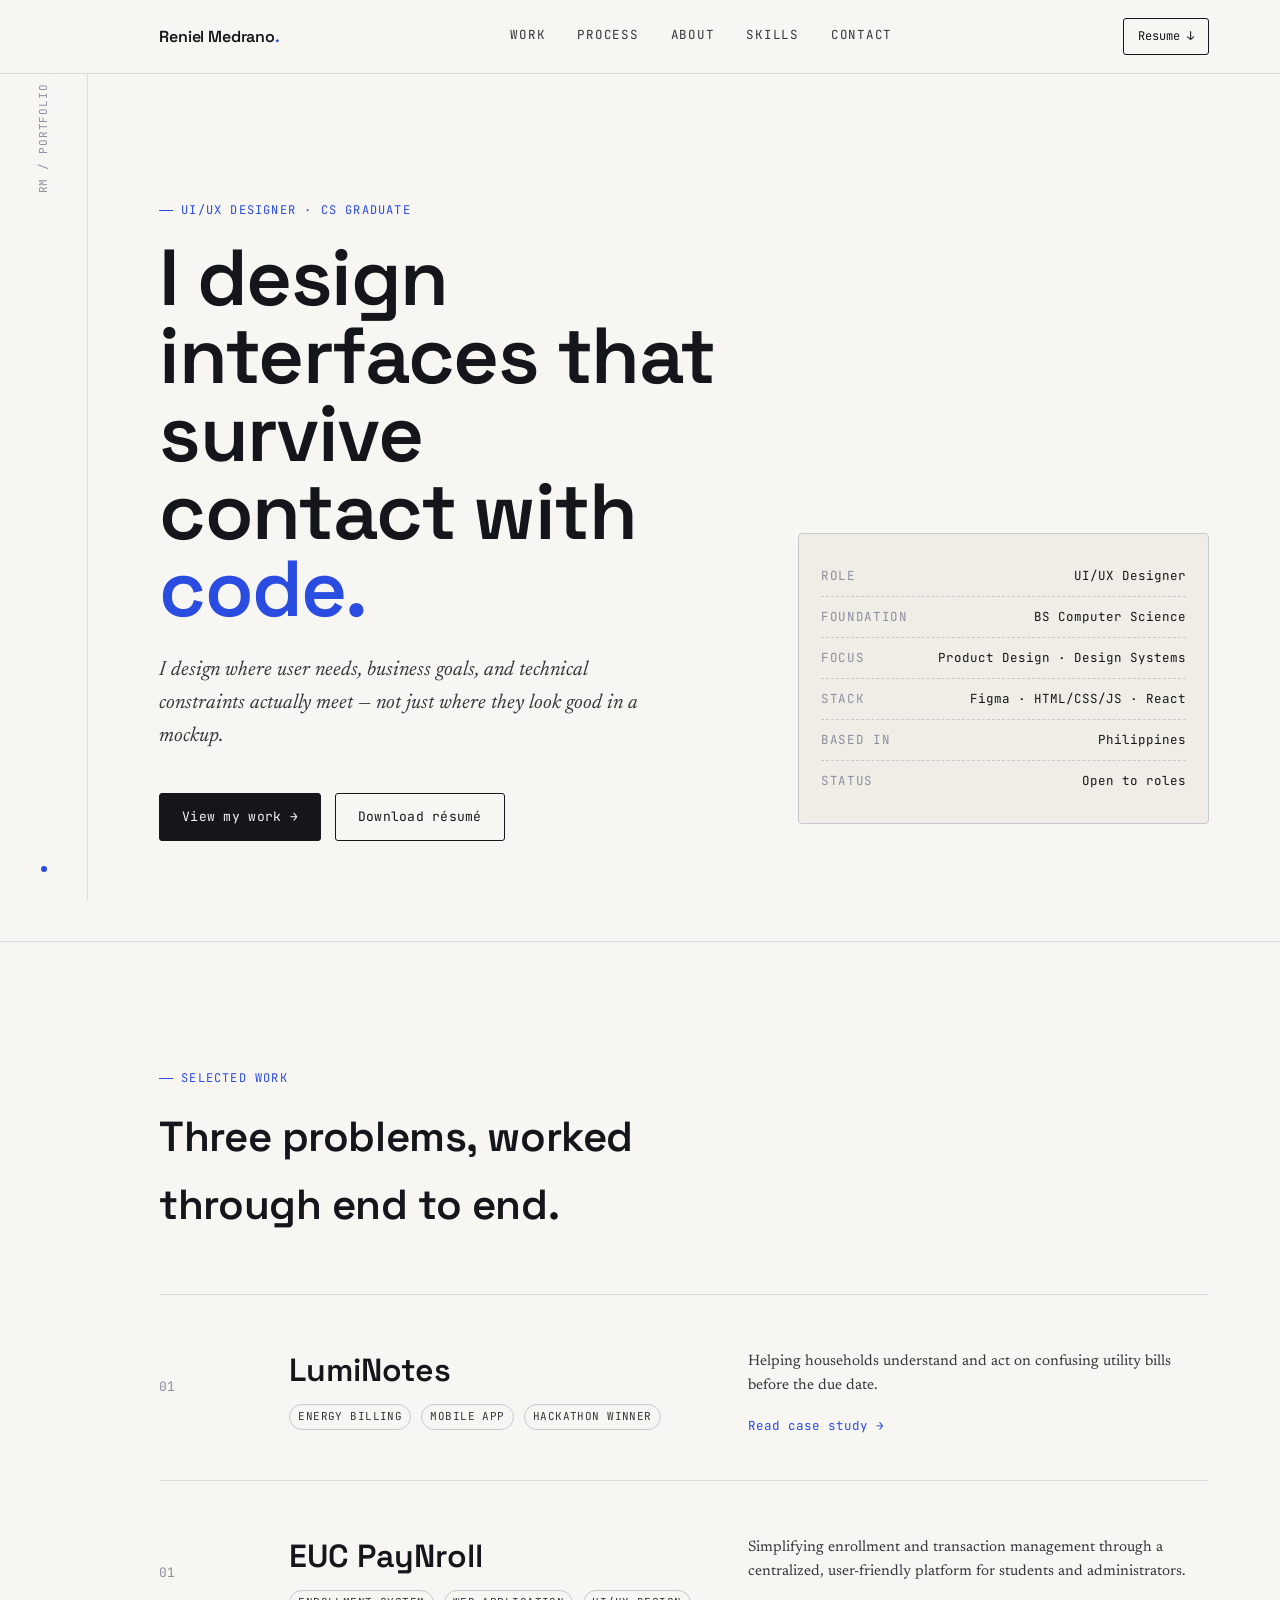
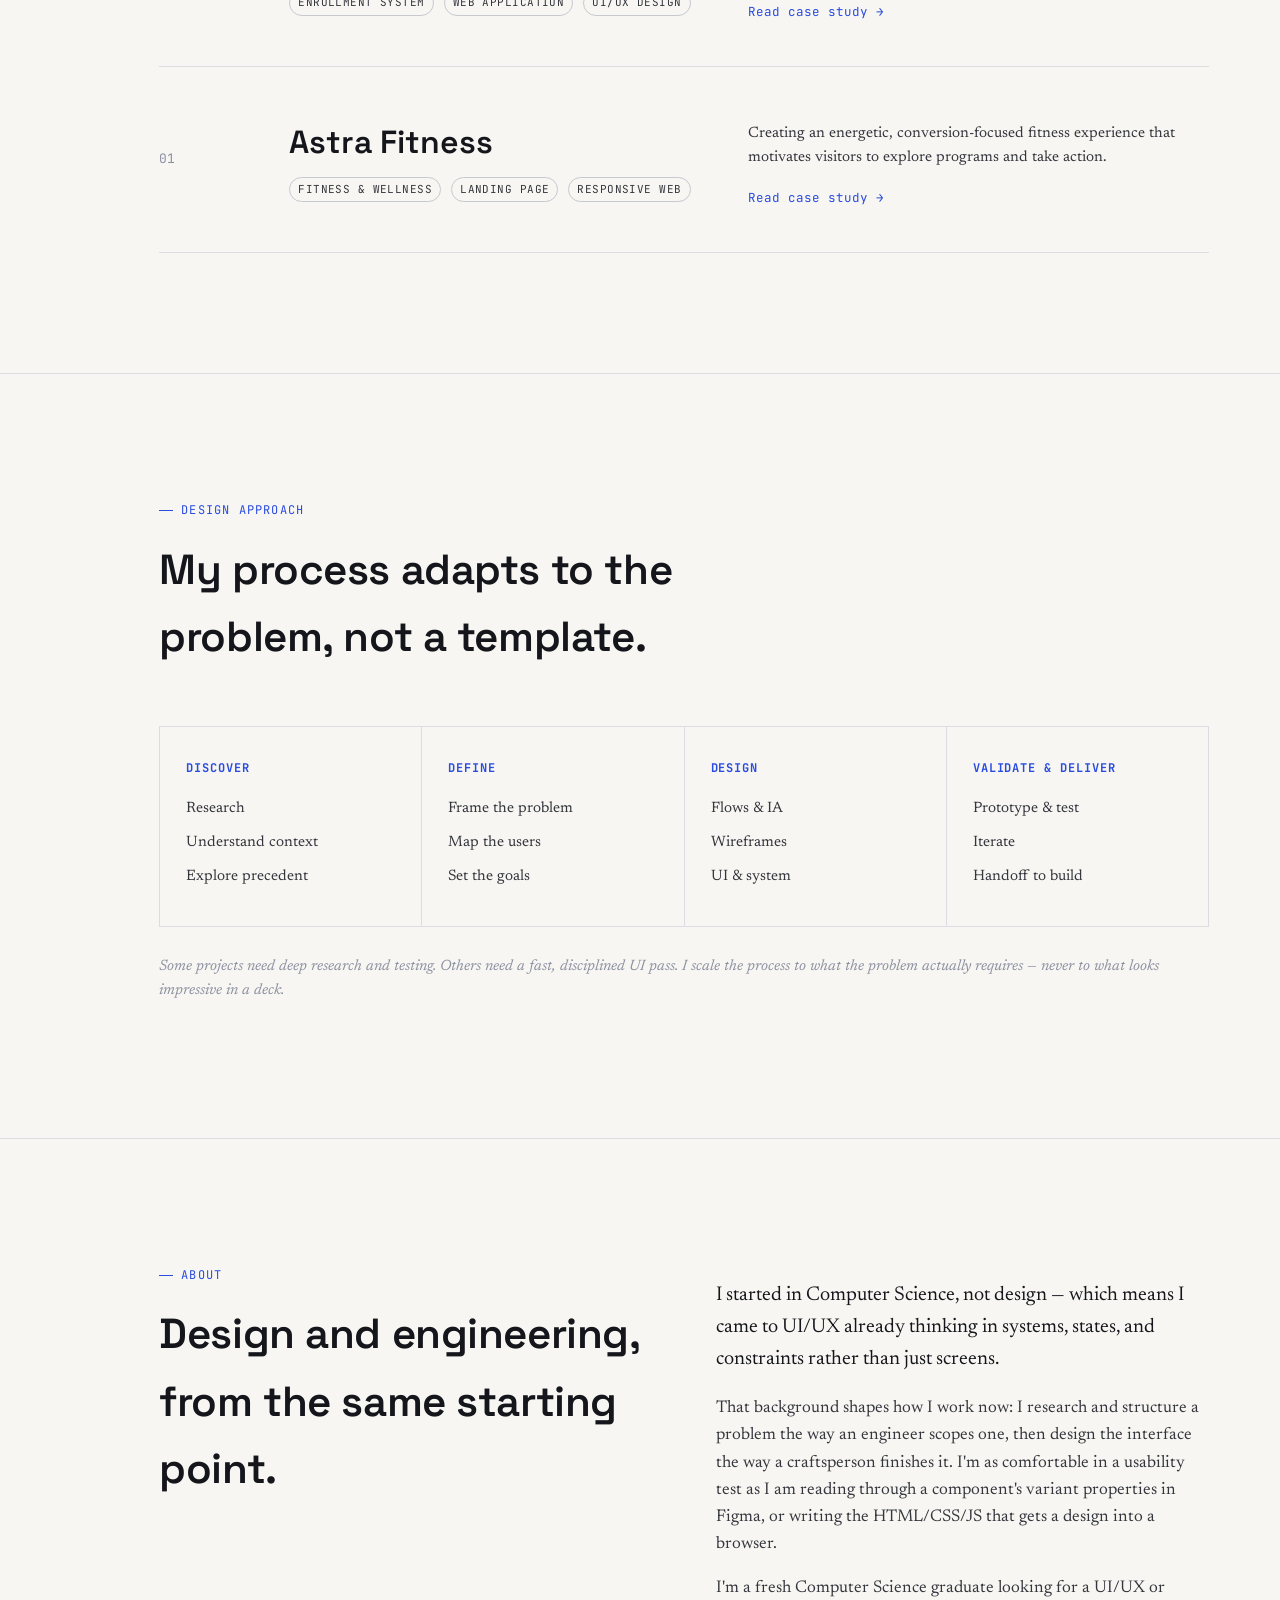
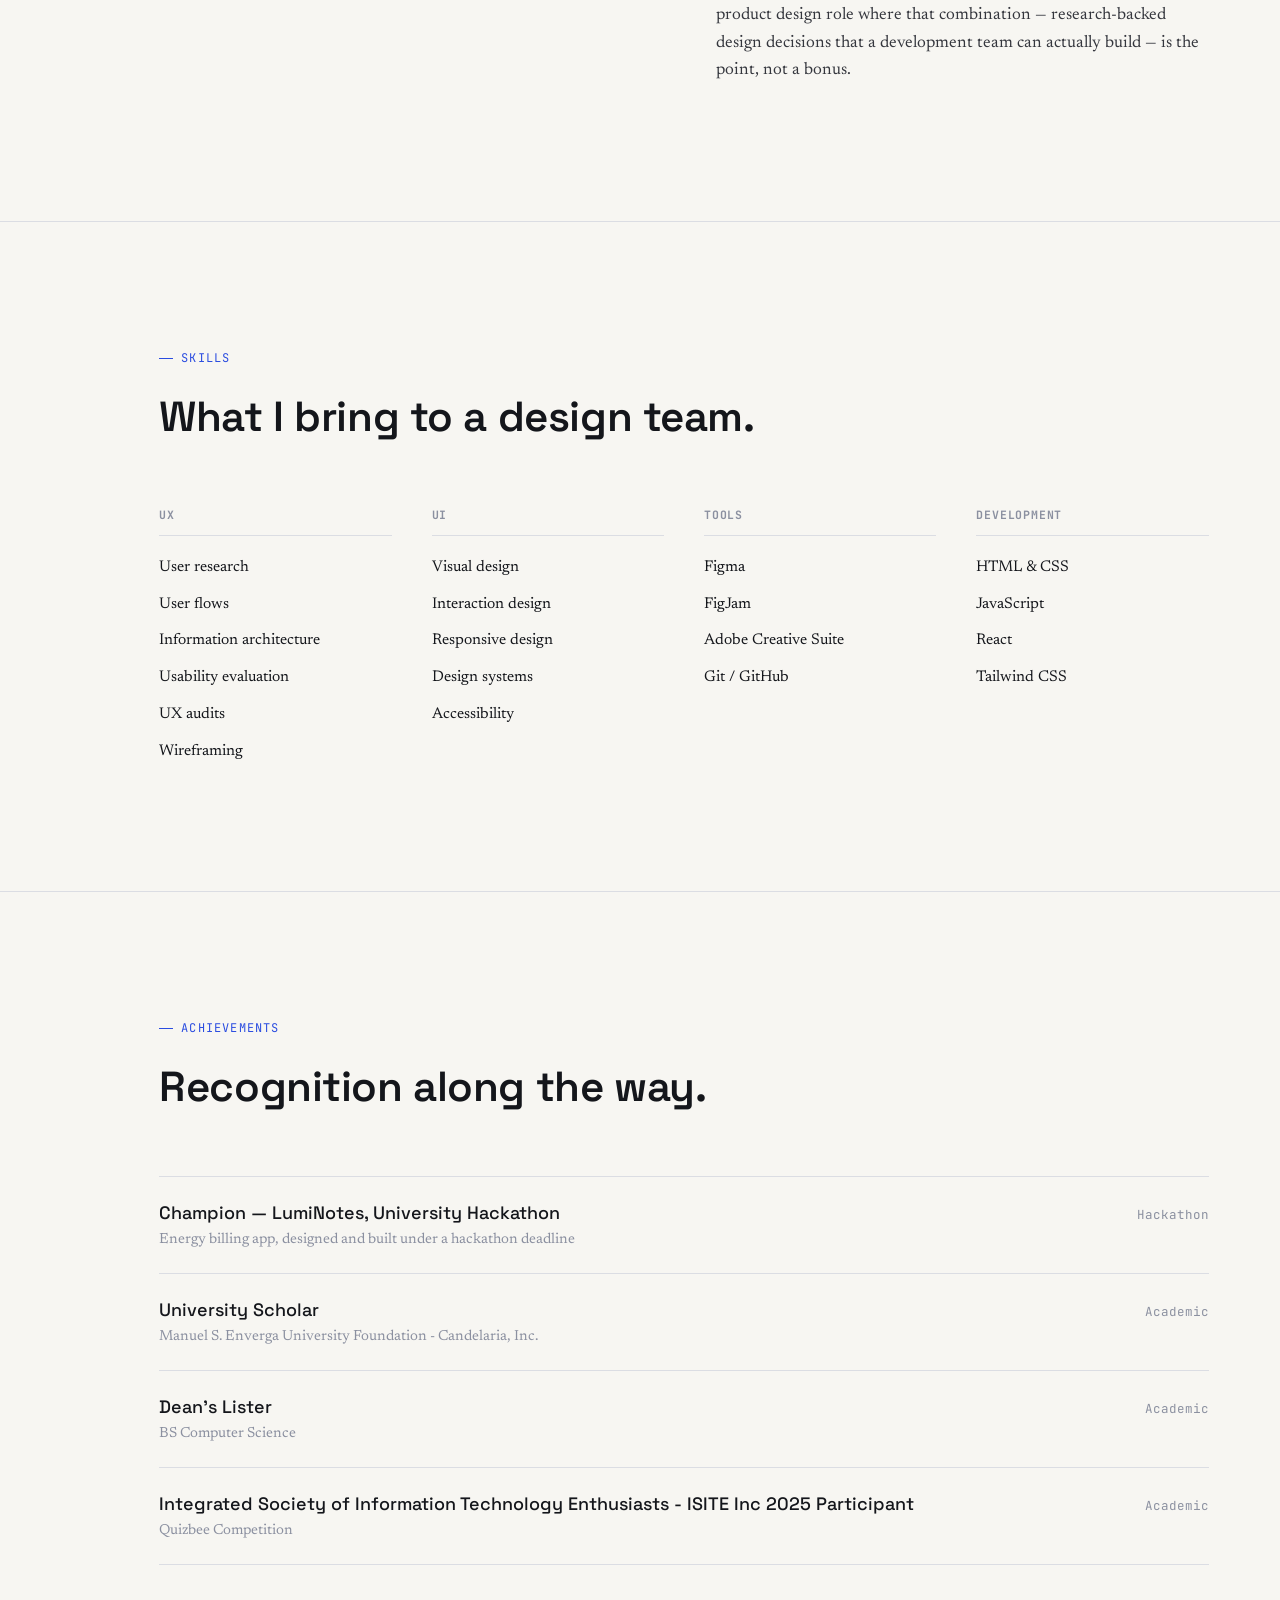
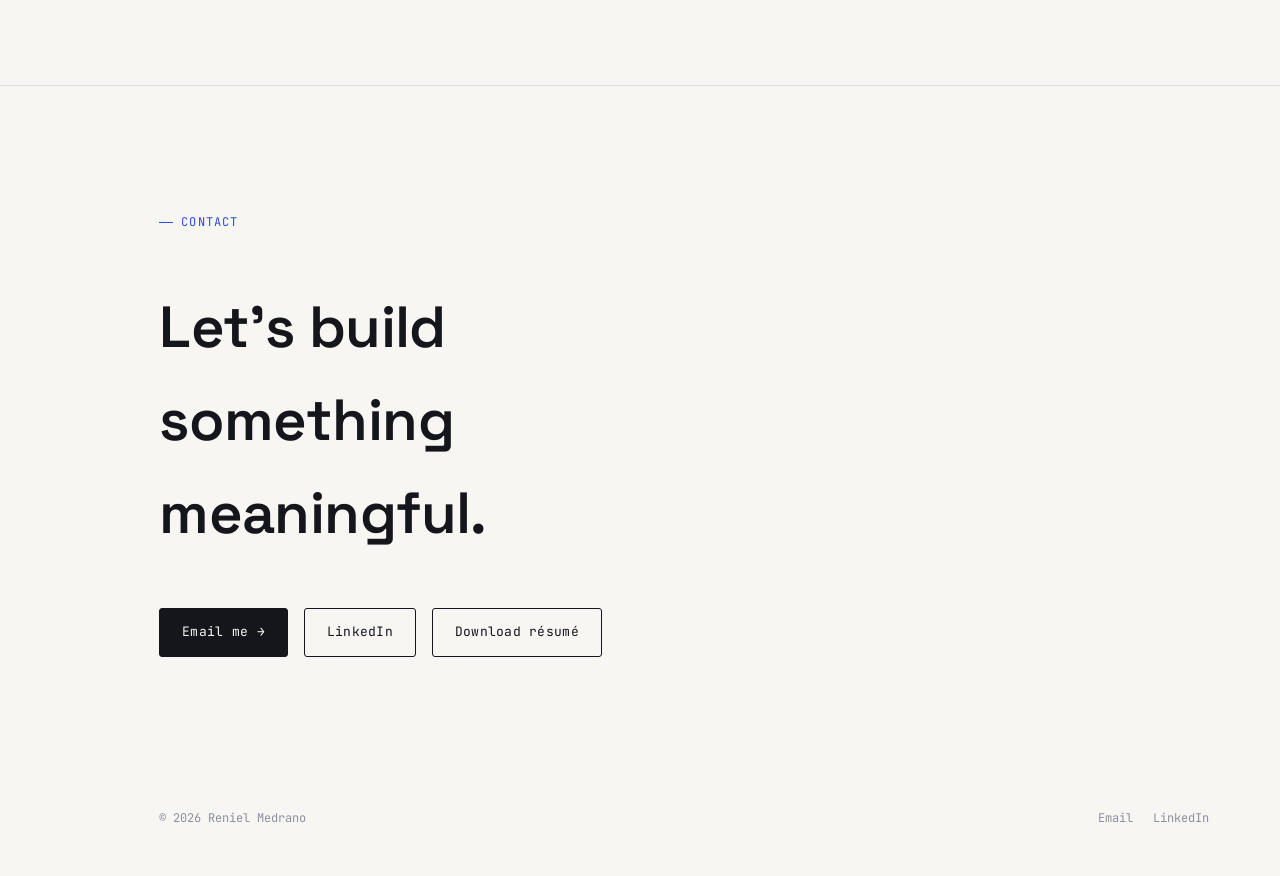
<file: index.html>
<!doctype html>
<html lang="en">
  <head>
    <meta charset="UTF-8" />
    <meta name="viewport" content="width=device-width, initial-scale=1.0" />
    <title>Reniel Medrano — UI/UX Designer</title>
    <meta
      name="description"
      content="UI/UX designer with a Computer Science foundation, designing interfaces that hold up in code. Case studies, design process, and contact."
    />
    <meta property="og:title" content="Reniel Medrano — UI/UX Designer" />
    <meta
      property="og:description"
      content="Design × development. Case-study-driven UI/UX portfolio."
    />
    <link
      rel="icon"
      href="data:image/svg+xml,<svg xmlns=%22http://www.w3.org/2000/svg%22 viewBox=%220 0 100 100%22><rect width=%22100%22 height=%22100%22 rx=%2222%22 fill=%22%2314161B%22/><text x=%2250%22 y=%2266%22 font-family=%22monospace%22 font-size=%2250%22 fill=%22%232A4CE0%22 text-anchor=%22middle%22>R</text></svg>"
    />
    <link rel="stylesheet" href="styles.css" />
  </head>
  <body>
    <div class="rail" aria-hidden="true">
      <span class="rail__mark">RM / PORTFOLIO / 2026</span>
      <span class="rail__dot"></span>
    </div>

    <nav class="nav">
      <div class="wrap">
        <div class="nav__row">
          <a href="#top" class="nav__name">Reniel Medrano<span>.</span></a>
          <div class="nav__links">
            <a href="#work">Work</a>
            <a href="#process">Process</a>
            <a href="#about">About</a>
            <a href="#skills">Skills</a>
            <a href="#contact">Contact</a>
          </div>
          <a
            href="assets/resume/Reniel_Medrano resume.pdf"
            class="nav__cta"
            download
            >Resume ↓</a
          >
          <button class="nav__toggle" aria-label="Open menu">
            <svg width="22" height="22" viewBox="0 0 24 24" fill="none">
              <path
                d="M3 6h18M3 12h18M3 18h18"
                stroke="#14161B"
                stroke-width="1.6"
              />
            </svg>
          </button>
        </div>
      </div>
    </nav>

    <div class="mobile-nav" aria-hidden="true">
      <button class="mobile-nav__close" aria-label="Close menu">
        <svg width="24" height="24" viewBox="0 0 24 24" fill="none">
          <path d="M6 6l12 12M18 6L6 18" stroke="#14161B" stroke-width="1.6" />
        </svg>
      </button>
      <div class="mobile-nav__links">
        <a href="#work">Work</a>
        <a href="#process">Process</a>
        <a href="#about">About</a>
        <a href="#skills">Skills</a>
        <a href="#contact">Contact</a>
        <a href="assets/resume/Reniel_Medrano resume.pdf" download>Resume ↓</a>
      </div>
    </div>

    <main id="top">
      <!-- HERO -->
      <header class="hero">
        <div class="wrap">
          <div class="hero__grid">
            <div class="reveal is-visible">
              <span class="eyebrow">UI/UX Designer · CS Graduate</span>
              <h1 class="hero__title">
                I design interfaces that survive contact with
                <span class="accent">code.</span>
              </h1>
              <p class="hero__statement">
                I design where user needs, business goals, and technical
                constraints actually meet — not just where they look good in a
                mockup.
              </p>
              <div class="hero__cta-row">
                <a href="#work" class="btn btn--primary">View my work →</a>
                <a
                  href="assets/resume/Reniel_Medrano resume.pdf"
                  class="btn btn--ghost"
                  download
                  >Download résumé</a
                >
              </div>
            </div>
            <div class="reveal is-visible">
              <dl class="spec-panel">
                <div class="spec-panel__row">
                  <dt>Role</dt>
                  <dd>UI/UX Designer</dd>
                </div>
                <div class="spec-panel__row">
                  <dt>Foundation</dt>
                  <dd>BS Computer Science</dd>
                </div>
                <div class="spec-panel__row">
                  <dt>Focus</dt>
                  <dd>Product Design · Design Systems</dd>
                </div>
                <div class="spec-panel__row">
                  <dt>Stack</dt>
                  <dd>Figma · HTML/CSS/JS · React</dd>
                </div>
                <div class="spec-panel__row">
                  <dt>Based in</dt>
                  <dd>Philippines</dd>
                </div>
                <div class="spec-panel__row">
                  <dt>Status</dt>
                  <dd>Open to roles</dd>
                </div>
              </dl>
            </div>
          </div>
        </div>
      </header>

      <!-- SELECTED WORK -->
      <section id="work">
        <div class="wrap">
          <div class="section-head reveal">
            <span class="eyebrow">Selected Work</span>
            <h2>Three problems, worked through end to end.</h2>
          </div>

          <div class="work-list">
            <a href="luminotes-case-study.html" class="work-item reveal">
              <span class="work-item__index">01</span>
              <div>
                <div class="work-item__name">LumiNotes</div>
                <div class="work-item__meta">
                  <span class="tag">Energy Billing</span>
                  <span class="tag">Mobile App</span>
                  <span class="tag">Hackathon Winner</span>
                </div>
              </div>
              <div>
                <p class="work-item__problem">
                  Helping households understand and act on confusing utility
                  bills before the due date.
                </p>
                <span class="work-item__link">Read case study →</span>
              </div>
            </a>

            <a href="paynroll.html" class="work-item reveal">
              <span class="work-item__index">01</span>
              <div>
                <div class="work-item__name">EUC PayNroll</div>
                <div class="work-item__meta">
                  <span class="tag">Enrollment System</span>
                  <span class="tag">Web Application</span>
                  <span class="tag">UI/UX Design</span>
                </div>
              </div>
              <div>
                <p class="work-item__problem">
                  Simplifying enrollment and transaction management through a
                  centralized, user-friendly platform for students and
                  administrators.
                </p>
                <span class="work-item__link">Read case study →</span>
              </div>
            </a>

            <a href="astra-fitness.html" class="work-item reveal">
              <span class="work-item__index">01</span>
              <div>
                <div class="work-item__name">Astra Fitness</div>
                <div class="work-item__meta">
                  <span class="tag">Fitness & Wellness</span>
                  <span class="tag">Landing Page</span>
                  <span class="tag">Responsive Web</span>
                </div>
              </div>
              <div>
                <p class="work-item__problem">
                  Creating an energetic, conversion-focused fitness experience
                  that motivates visitors to explore programs and take action.
                </p>
                <span class="work-item__link">Read case study →</span>
              </div>
            </a>
          </div>
        </div>
      </section>

      <!-- DESIGN PROCESS -->
      <section id="process">
        <div class="wrap">
          <div class="section-head reveal">
            <span class="eyebrow">Design Approach</span>
            <h2>My process adapts to the problem, not a template.</h2>
          </div>
          <div class="process reveal">
            <div class="process__stage">
              <h3>Discover</h3>
              <ul>
                <li>Research</li>
                <li>Understand context</li>
                <li>Explore precedent</li>
              </ul>
            </div>
            <div class="process__stage">
              <h3>Define</h3>
              <ul>
                <li>Frame the problem</li>
                <li>Map the users</li>
                <li>Set the goals</li>
              </ul>
            </div>
            <div class="process__stage">
              <h3>Design</h3>
              <ul>
                <li>Flows &amp; IA</li>
                <li>Wireframes</li>
                <li>UI &amp; system</li>
              </ul>
            </div>
            <div class="process__stage">
              <h3>Validate &amp; Deliver</h3>
              <ul>
                <li>Prototype &amp; test</li>
                <li>Iterate</li>
                <li>Handoff to build</li>
              </ul>
            </div>
          </div>
          <p class="process__note reveal">
            Some projects need deep research and testing. Others need a fast,
            disciplined UI pass. I scale the process to what the problem
            actually requires — never to what looks impressive in a deck.
          </p>
        </div>
      </section>

      <!-- ABOUT -->
      <section id="about">
        <div class="wrap">
          <div class="about__grid">
            <div class="section-head reveal" style="margin-bottom: 0">
              <span class="eyebrow">About</span>
              <h2>Design and engineering, from the same starting point.</h2>
            </div>
            <div class="about__body reveal">
              <p>
                I started in Computer Science, not design — which means I came
                to UI/UX already thinking in systems, states, and constraints
                rather than just screens.
              </p>
              <p>
                That background shapes how I work now: I research and structure
                a problem the way an engineer scopes one, then design the
                interface the way a craftsperson finishes it. I'm as comfortable
                in a usability test as I am reading through a component's
                variant properties in Figma, or writing the HTML/CSS/JS that
                gets a design into a browser.
              </p>
              <p>
                I'm a fresh Computer Science graduate looking for a UI/UX or
                product design role where that combination — research-backed
                design decisions that a development team can actually build — is
                the point, not a bonus.
              </p>
            </div>
          </div>
        </div>
      </section>

      <!-- SKILLS -->
      <section id="skills">
        <div class="wrap">
          <div class="section-head reveal">
            <span class="eyebrow">Skills</span>
            <h2>What I bring to a design team.</h2>
          </div>
          <div class="skills__grid reveal">
            <div class="skills__group">
              <h4>UX</h4>
              <ul>
                <li>User research</li>
                <li>User flows</li>
                <li>Information architecture</li>
                <li>Usability evaluation</li>
                <li>UX audits</li>
                <li>Wireframing</li>
              </ul>
            </div>
            <div class="skills__group">
              <h4>UI</h4>
              <ul>
                <li>Visual design</li>
                <li>Interaction design</li>
                <li>Responsive design</li>
                <li>Design systems</li>
                <li>Accessibility</li>
              </ul>
            </div>
            <div class="skills__group">
              <h4>Tools</h4>
              <ul>
                <li>Figma</li>
                <li>FigJam</li>
                <li>Adobe Creative Suite</li>
                <li>Git / GitHub</li>
              </ul>
            </div>
            <div class="skills__group">
              <h4>Development</h4>
              <ul>
                <li>HTML &amp; CSS</li>
                <li>JavaScript</li>
                <li>React</li>
                <li>Tailwind CSS</li>
              </ul>
            </div>
          </div>
        </div>
      </section>

      <!-- ACHIEVEMENTS -->
      <section id="achievements">
        <div class="wrap">
          <div class="section-head reveal">
            <span class="eyebrow">Achievements</span>
            <h2>Recognition along the way.</h2>
          </div>
          <div class="achieve-list reveal">
            <div class="achieve-item">
              <div>
                <div class="achieve-item__title">
                  Champion — LumiNotes, University Hackathon
                </div>
                <div class="achieve-item__sub">
                  Energy billing app, designed and built under a hackathon
                  deadline
                </div>
              </div>
              <span class="achieve-item__year">Hackathon</span>
            </div>
            <div class="achieve-item">
              <div>
                <div class="achieve-item__title">University Scholar</div>
                <div class="achieve-item__sub">
                  Manuel S. Enverga University Foundation - Candelaria, Inc.
                </div>
              </div>
              <span class="achieve-item__year">Academic</span>
            </div>
            <div class="achieve-item">
              <div>
                <div class="achieve-item__title">Dean's Lister</div>
                <div class="achieve-item__sub">BS Computer Science</div>
              </div>
              <span class="achieve-item__year">Academic</span>
            </div>
            <div class="achieve-item">
              <div>
                <div class="achieve-item__title">Integrated Society of Information Technology Enthusiasts - ISITE Inc 2025 Participant</div>
                <div class="achieve-item__sub">Quizbee Competition</div>
              </div>
              <span class="achieve-item__year">Academic</span>
            </div>
          </div>
        </div>
      </section>

      <!-- CONTACT -->
      <section id="contact">
        <div class="wrap contact">
          <span class="eyebrow reveal">Contact</span>
          <h2 class="contact__title reveal">
            Let's build something meaningful.
          </h2>
          <div class="contact__row reveal">
            <a href="mailto:hello@renielmedrano.com" class="btn btn--primary"
              >Email me →</a
            >
            <a
              href="https://www.linkedin.com/in/reniel-medrano-828b39391"
              class="btn btn--ghost"
              target="_blank"
              rel="noopener"
              >LinkedIn</a
            >
            <a
              href="assets/resume/Reniel_Medrano resume.pdf"
              class="btn btn--ghost"
              download
              >Download résumé</a
            >
          </div>
        </div>
      </section>
    </main>

    <footer>
      <div class="wrap">
        <div class="footer__row">
          <span>© <span data-year>2026</span> Reniel Medrano</span>
          <div class="footer__links">
            <a href="mailto:renielmedrano4@gmail.com">Email</a>
            <a
              href="https://www.linkedin.com/in/reniel-medrano-828b39391"
              target="_blank"
              rel="noopener"
              >LinkedIn</a
            >
          </div>
        </div>
      </div>
    </footer>

    <script src="script.js"></script>
  </body>
</html>
</file>
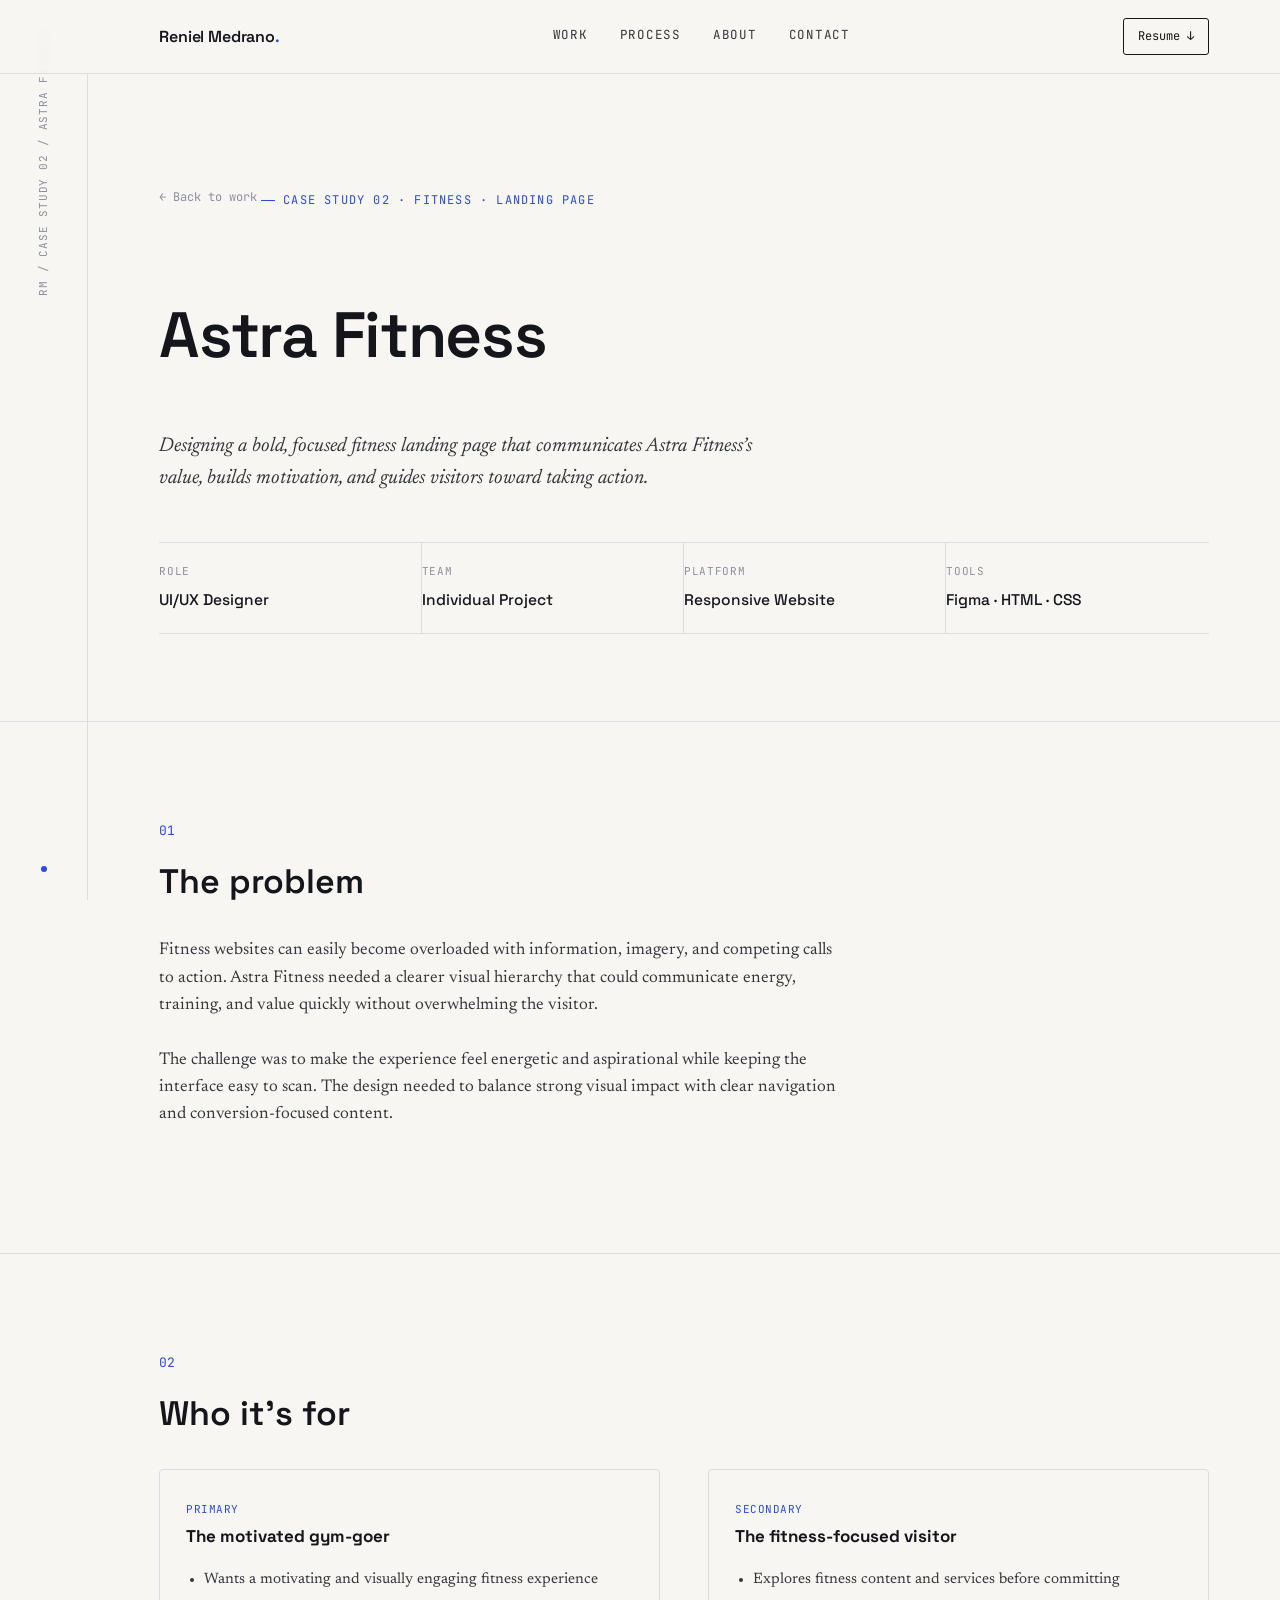
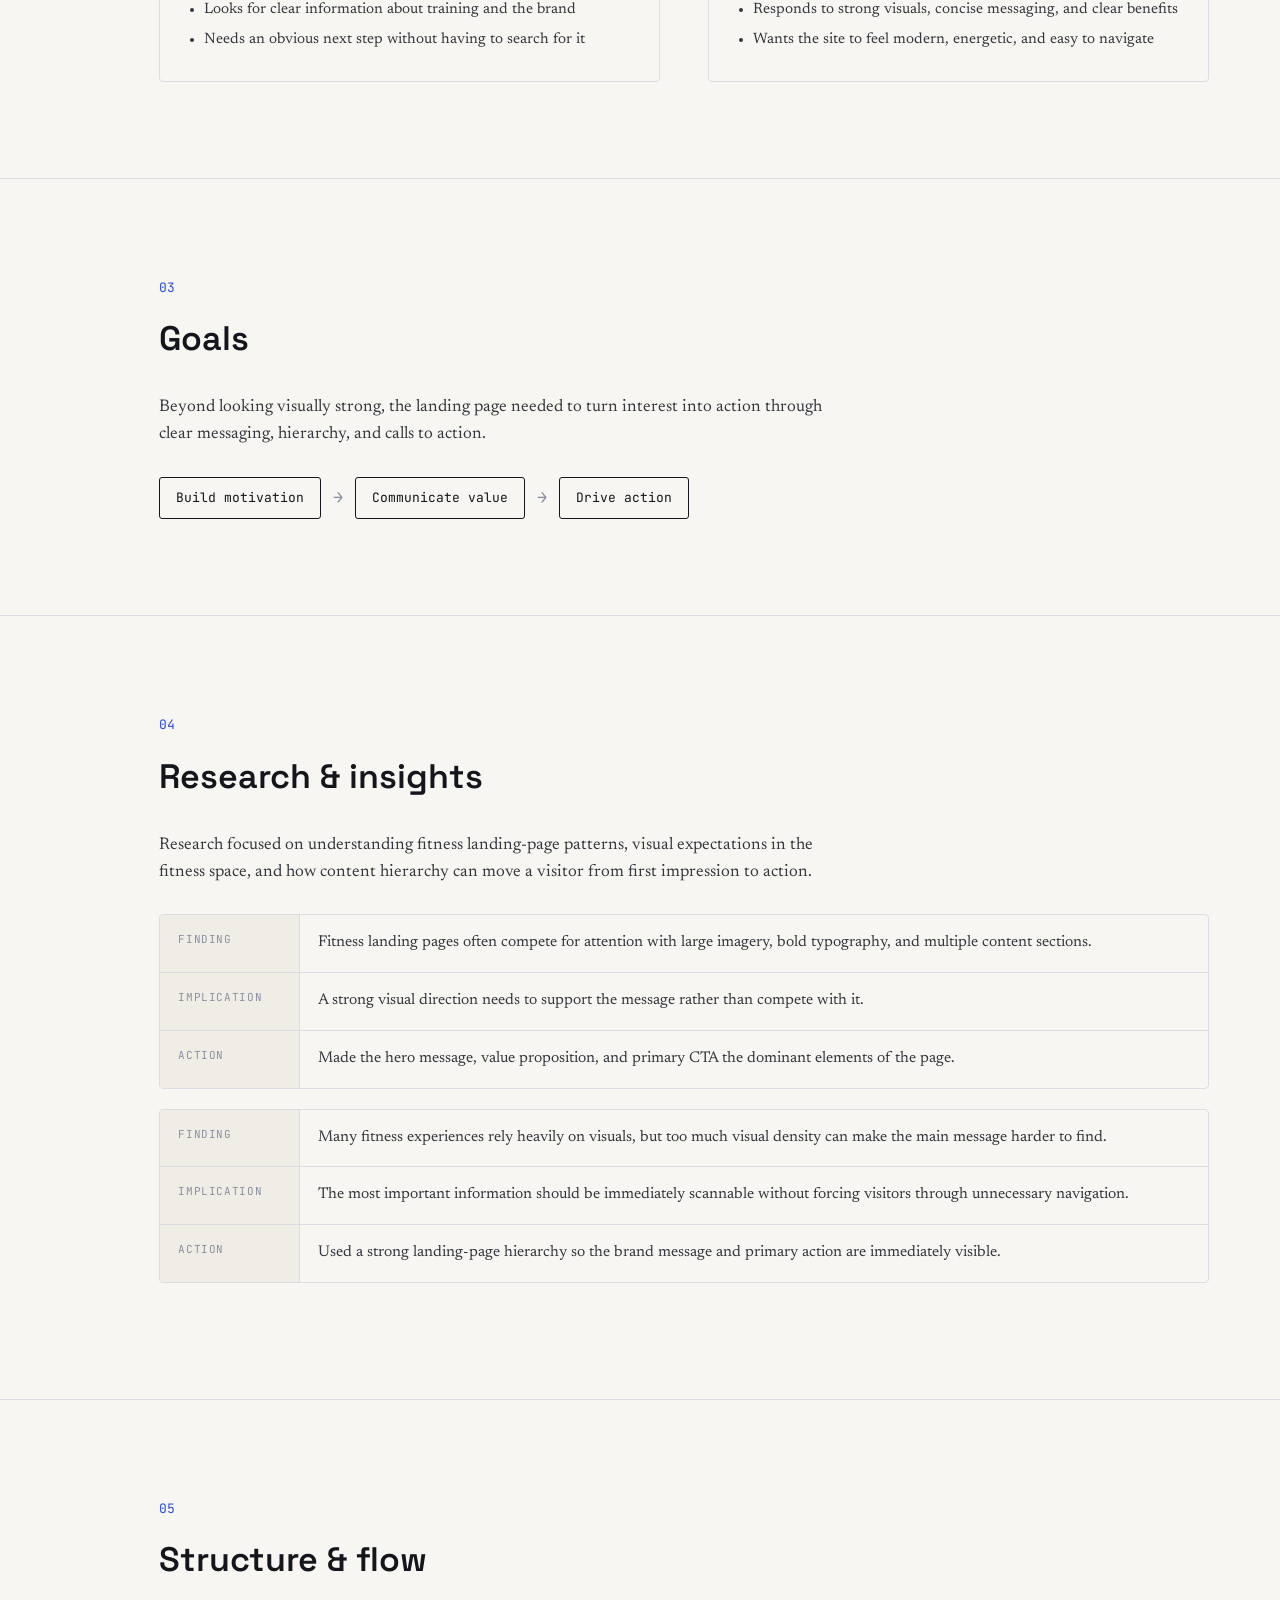
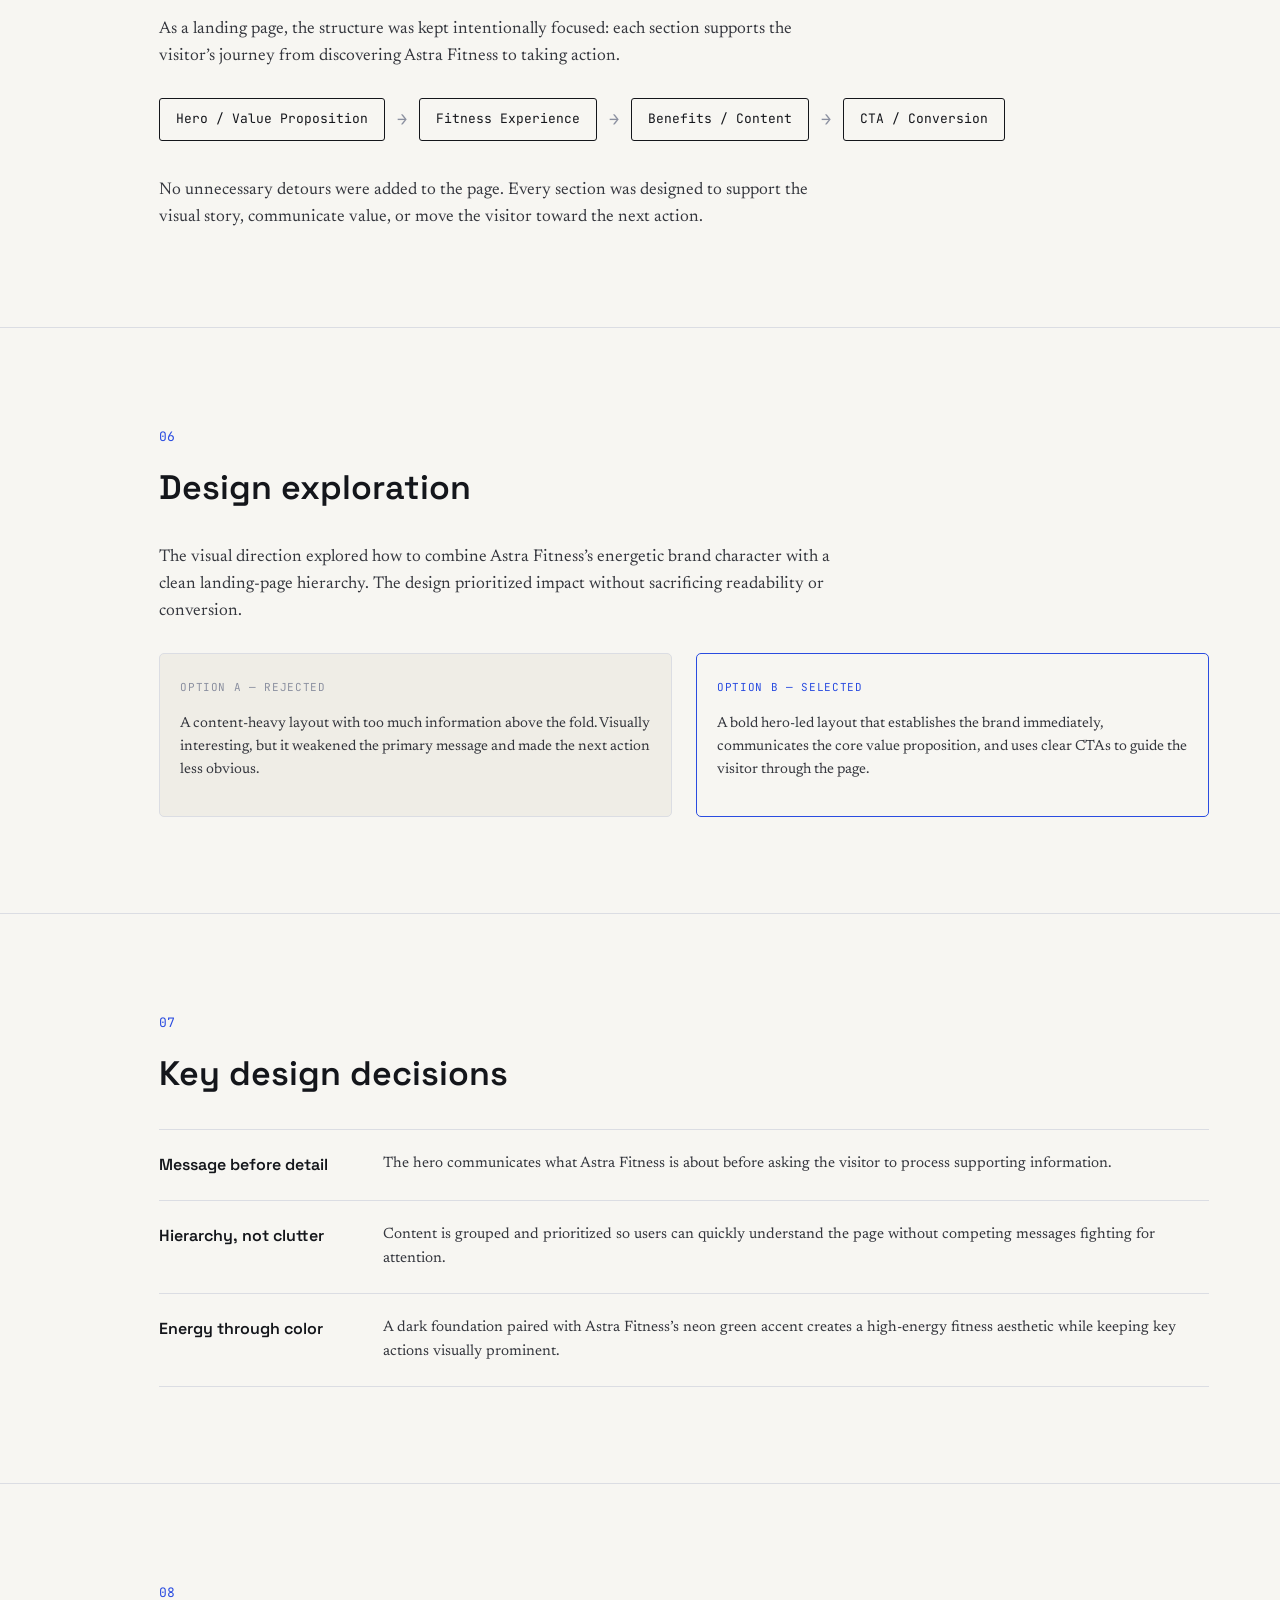
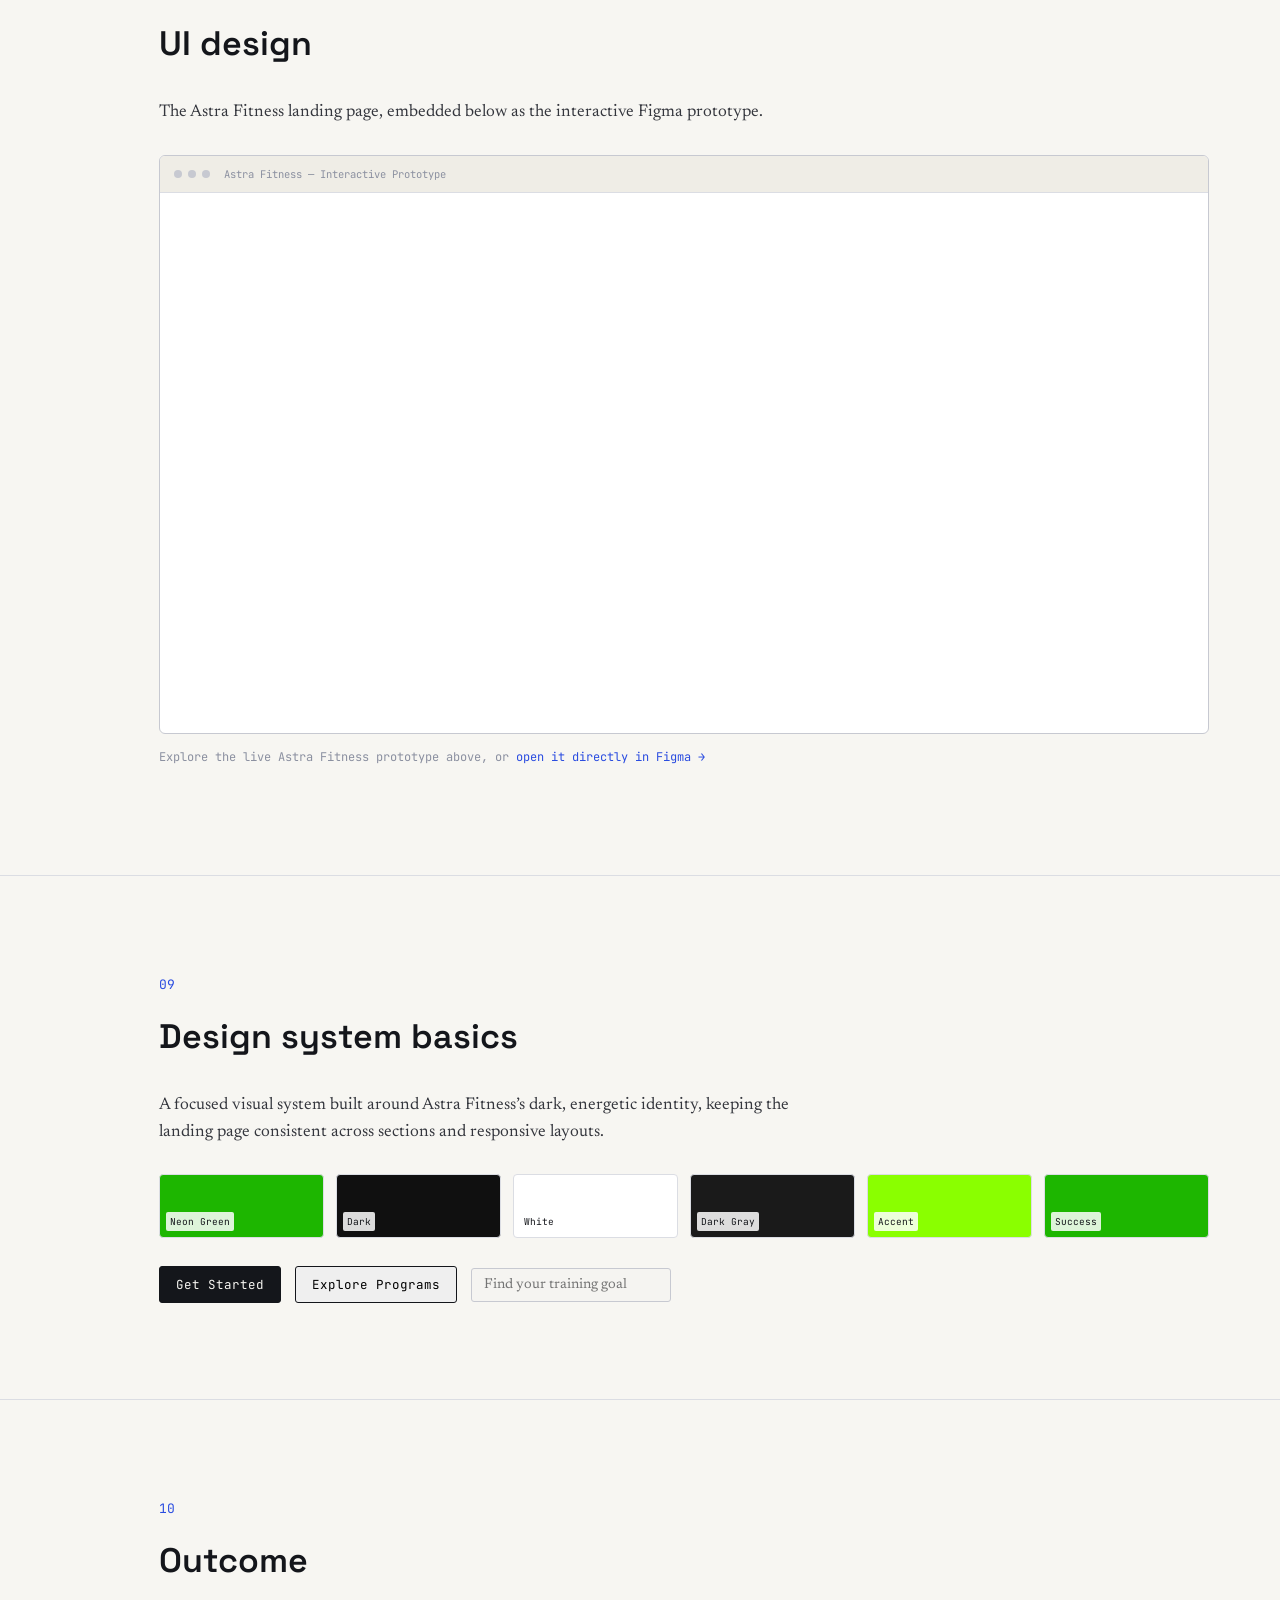
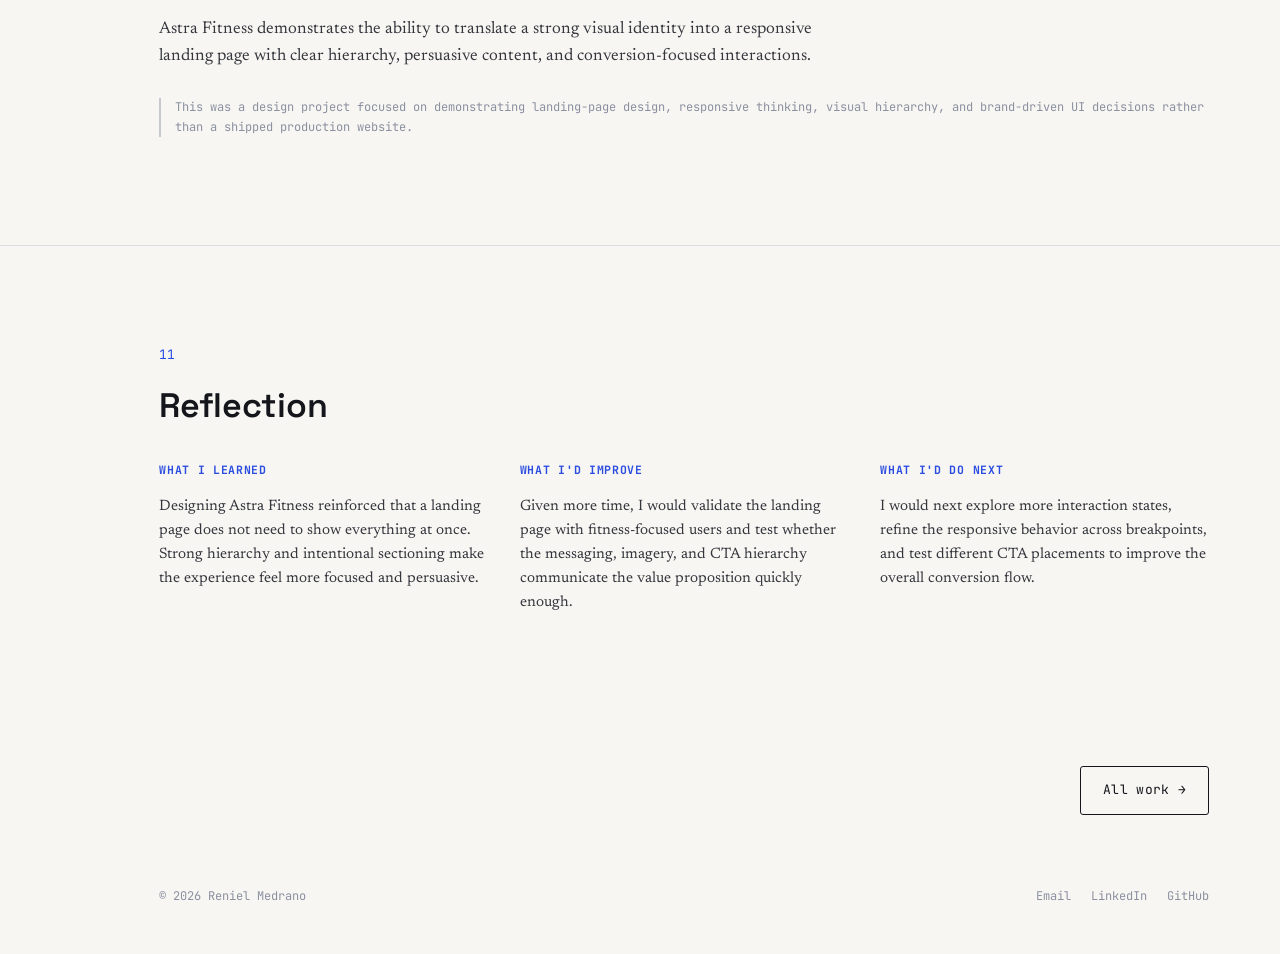
<file: astra-fitness.html>
<!doctype html>
<html lang="en">
  <head>
    <meta charset="UTF-8" />
    <meta name="viewport" content="width=device-width, initial-scale=1.0" />
    <title>Astra Fitness — Case Study — Reniel Medrano</title>
    <meta
      name="description"
      content="How Astra Fitness turns a fitness brand into a focused, high-energy digital experience designed to motivate visitors and guide them toward action."
    />
    <link rel="stylesheet" href="styles.css" />
    <link rel="stylesheet" href="case-study.css" />
  </head>
  <body>
    <div class="rail" aria-hidden="true">
      <span class="rail__mark">RM / CASE STUDY 02 / ASTRA FITNESS</span>
      <span class="rail__dot"></span>
    </div>

    <nav class="nav">
      <div class="wrap">
        <div class="nav__row">
          <a href="index.html" class="nav__name"
            >Reniel Medrano<span>.</span></a
          >
          <div class="nav__links">
            <a href="index.html#work">Work</a>
            <a href="index.html#process">Process</a>
            <a href="index.html#about">About</a>
            <a href="index.html#contact">Contact</a>
          </div>
          <a href="resume.pdf" class="nav__cta" download>Resume ↓</a>
          <button class="nav__toggle" aria-label="Open menu">
            <svg width="22" height="22" viewBox="0 0 24 24" fill="none">
              <path
                d="M3 6h18M3 12h18M3 18h18"
                stroke="#14161B"
                stroke-width="1.6"
              />
            </svg>
          </button>
        </div>
      </div>
    </nav>

    <div class="mobile-nav" aria-hidden="true">
      <button class="mobile-nav__close" aria-label="Close menu">
        <svg width="24" height="24" viewBox="0 0 24 24" fill="none">
          <path d="M6 6l12 12M18 6L6 18" stroke="#14161B" stroke-width="1.6" />
        </svg>
      </button>
      <div class="mobile-nav__links">
        <a href="index.html#work">Work</a>
        <a href="index.html#process">Process</a>
        <a href="index.html#about">About</a>
        <a href="index.html#contact">Contact</a>
      </div>
    </div>

    <main>
      <header class="cs-hero">
        <div class="wrap">
          <a href="index.html#work" class="cs-back">← Back to work</a>
          <span class="eyebrow">Case Study 02 · Fitness · Landing Page</span>
          <h1 class="cs-hero__title">Astra Fitness</h1>
          <p class="cs-hero__problem">
            Designing a bold, focused fitness landing page that communicates
            Astra Fitness’s value, builds motivation, and guides visitors toward
            taking action.
          </p>

          <dl class="cs-overview">
            <div class="cs-overview__cell">
              <dt>Role</dt>
              <dd>UI/UX Designer</dd>
            </div>
            <div class="cs-overview__cell">
              <dt>Team</dt>
              <dd>Individual Project</dd>
            </div>
            <div class="cs-overview__cell">
              <dt>Platform</dt>
              <dd>Responsive Website</dd>
            </div>
            <div class="cs-overview__cell">
              <dt>Tools</dt>
              <dd>Figma · HTML · CSS</dd>
            </div>
          </dl>
        </div>
      </header>

      <!-- PROBLEM -->
      <section class="cs-section">
        <div class="wrap">
          <span class="cs-section__num">01</span>
          <h2 class="cs-section__title">The problem</h2>
          <p class="cs-section__lede">
            Fitness websites can easily become overloaded with information,
            imagery, and competing calls to action. Astra Fitness needed a
            clearer visual hierarchy that could communicate energy, training,
            and value quickly without overwhelming the visitor.
          </p>
          <p class="cs-section__lede">
            The challenge was to make the experience feel energetic and
            aspirational while keeping the interface easy to scan. The design
            needed to balance strong visual impact with clear navigation and
            conversion-focused content.
          </p>
        </div>
      </section>

      <!-- USERS -->
      <section class="cs-section">
        <div class="wrap">
          <span class="cs-section__num">02</span>
          <h2 class="cs-section__title">Who it's for</h2>
          <div class="cs-two-col">
            <div class="user-card reveal">
              <span class="user-card__role">Primary</span>
              <h4>The motivated gym-goer</h4>
              <ul>
                <li>
                  Wants a motivating and visually engaging fitness experience
                </li>
                <li>
                  Looks for clear information about training and the brand
                </li>
                <li>
                  Needs an obvious next step without having to search for it
                </li>
              </ul>
            </div>
            <div class="user-card reveal">
              <span class="user-card__role">Secondary</span>
              <h4>The fitness-focused visitor</h4>
              <ul>
                <li>Explores fitness content and services before committing</li>
                <li>
                  Responds to strong visuals, concise messaging, and clear
                  benefits
                </li>
                <li>
                  Wants the site to feel modern, energetic, and easy to navigate
                </li>
              </ul>
            </div>
          </div>
        </div>
      </section>

      <!-- GOALS -->
      <section class="cs-section">
        <div class="wrap">
          <span class="cs-section__num">03</span>
          <h2 class="cs-section__title">Goals</h2>
          <p class="cs-section__lede">
            Beyond looking visually strong, the landing page needed to turn
            interest into action through clear messaging, hierarchy, and calls
            to action.
          </p>
          <div class="flow reveal">
            <div class="flow__step">Build motivation</div>
            <span class="flow__arrow">→</span>
            <div class="flow__step">Communicate value</div>
            <span class="flow__arrow">→</span>
            <div class="flow__step">Drive action</div>
          </div>
        </div>
      </section>

      <!-- RESEARCH / INSIGHTS -->
      <section class="cs-section">
        <div class="wrap">
          <span class="cs-section__num">04</span>
          <h2 class="cs-section__title">Research &amp; insights</h2>
          <p class="cs-section__lede">
            Research focused on understanding fitness landing-page patterns,
            visual expectations in the fitness space, and how content hierarchy
            can move a visitor from first impression to action.
          </p>

          <div class="insight reveal">
            <div class="insight__row">
              <div class="insight__label">Finding</div>
              <div class="insight__text">
                Fitness landing pages often compete for attention with large
                imagery, bold typography, and multiple content sections.
              </div>
            </div>
            <div class="insight__row">
              <div class="insight__label">Implication</div>
              <div class="insight__text">
                A strong visual direction needs to support the message rather
                than compete with it.
              </div>
            </div>
            <div class="insight__row">
              <div class="insight__label">Action</div>
              <div class="insight__text">
                Made the hero message, value proposition, and primary CTA the
                dominant elements of the page.
              </div>
            </div>
          </div>

          <div class="insight reveal">
            <div class="insight__row">
              <div class="insight__label">Finding</div>
              <div class="insight__text">
                Many fitness experiences rely heavily on visuals, but too much
                visual density can make the main message harder to find.
              </div>
            </div>
            <div class="insight__row">
              <div class="insight__label">Implication</div>
              <div class="insight__text">
                The most important information should be immediately scannable
                without forcing visitors through unnecessary navigation.
              </div>
            </div>
            <div class="insight__row">
              <div class="insight__label">Action</div>
              <div class="insight__text">
                Used a strong landing-page hierarchy so the brand message and
                primary action are immediately visible.
              </div>
            </div>
          </div>
        </div>
      </section>

      <!-- IA + USER FLOW -->
      <section class="cs-section">
        <div class="wrap">
          <span class="cs-section__num">05</span>
          <h2 class="cs-section__title">Structure &amp; flow</h2>
          <p class="cs-section__lede">
            As a landing page, the structure was kept intentionally focused:
            each section supports the visitor’s journey from discovering Astra
            Fitness to taking action.
          </p>
          <div class="flow reveal" style="margin-bottom: 36px">
            <div class="flow__step">Hero / Value Proposition</div>
            <span class="flow__arrow">→</span>
            <div class="flow__step">Fitness Experience</div>
            <span class="flow__arrow">→</span>
            <div class="flow__step">Benefits / Content</div>
            <span class="flow__arrow">→</span>
            <div class="flow__step">CTA / Conversion</div>
          </div>
          <p class="cs-section__lede" style="margin-bottom: 0">
            No unnecessary detours were added to the page. Every section was
            designed to support the visual story, communicate value, or move the
            visitor toward the next action.
          </p>
        </div>
      </section>

      <!-- DESIGN EXPLORATION -->
      <section class="cs-section">
        <div class="wrap">
          <span class="cs-section__num">06</span>
          <h2 class="cs-section__title">Design exploration</h2>
          <p class="cs-section__lede">
            The visual direction explored how to combine Astra Fitness’s
            energetic brand character with a clean landing-page hierarchy. The
            design prioritized impact without sacrificing readability or
            conversion.
          </p>
          <div class="ba reveal">
            <div class="ba__panel ba__panel--before">
              <span class="ba__tag">Option A — Rejected</span>
              <p>
                A content-heavy layout with too much information above the fold.
                Visually interesting, but it weakened the primary message and
                made the next action less obvious.
              </p>
            </div>
            <div class="ba__panel ba__panel--after">
              <span class="ba__tag">Option B — Selected</span>
              <p>
                A bold hero-led layout that establishes the brand immediately,
                communicates the core value proposition, and uses clear CTAs to
                guide the visitor through the page.
              </p>
            </div>
          </div>
        </div>
      </section>

      <!-- DESIGN DECISIONS -->
      <section class="cs-section">
        <div class="wrap">
          <span class="cs-section__num">07</span>
          <h2 class="cs-section__title">Key design decisions</h2>
          <div class="decision-list">
            <div class="decision reveal">
              <div class="decision__topic">Message before detail</div>
              <div class="decision__why">
                The hero communicates what Astra Fitness is about before asking
                the visitor to process supporting information.
              </div>
            </div>
            <div class="decision reveal">
              <div class="decision__topic">Hierarchy, not clutter</div>
              <div class="decision__why">
                Content is grouped and prioritized so users can quickly
                understand the page without competing messages fighting for
                attention.
              </div>
            </div>
            <div class="decision reveal">
              <div class="decision__topic">Energy through color</div>
              <div class="decision__why">
                A dark foundation paired with Astra Fitness’s neon green accent
                creates a high-energy fitness aesthetic while keeping key
                actions visually prominent.
              </div>
            </div>
          </div>
        </div>
      </section>

      <!-- UI DESIGN (mock screens) -->
      <section class="cs-section">
        <div class="wrap">
          <span class="cs-section__num">08</span>
          <h2 class="cs-section__title">UI design</h2>
          <p class="cs-section__lede">
            The Astra Fitness landing page, embedded below as the interactive
            Figma prototype.
          </p>

          <div class="mock-frame reveal">
            <div class="mock-frame__bar">
              <span class="mock-frame__dot"></span
              ><span class="mock-frame__dot"></span
              ><span class="mock-frame__dot"></span>
              <span class="mock-frame__label"
                >Astra Fitness — Interactive Prototype</span
              >
            </div>
            <div class="mock-frame__body" style="padding: 0">
              <iframe
                style="border: none; width: 100%; height: 540px; display: block"
                src="https://embed.figma.com/proto/PMsZU0Muek0STsHd4VUTms/astra-fitness?node-id=2203-3602&viewport=150%2C172%2C0.23&t=yfOvOpiFpPR9ePRe-1&scaling=scale-down&content-scaling=fixed&page-id=7%3A5&embed-host=reniel-portfolio"
                allowfullscreen
                loading="lazy"
                title="Astra Fitness interactive Figma prototype"
              >
              </iframe>
            </div>
          </div>
          <p class="mock-caption reveal">
            Explore the live Astra Fitness prototype above, or
            <a
              href="https://www.figma.com/proto/PMsZU0Muek0STsHd4VUTms/astra-fitness?node-id=2203-3602&viewport=150%2C172%2C0.23&t=yfOvOpiFpPR9ePRe-1&scaling=scale-down&content-scaling=fixed&page-id=7%3A5"
              target="_blank"
              rel="noopener"
              style="color: var(--blueprint)"
              >open it directly in Figma →</a
            >
          </p>
        </div>
      </section>

      <!-- DESIGN SYSTEM -->
      <section class="cs-section">
        <div class="wrap">
          <span class="cs-section__num">09</span>
          <h2 class="cs-section__title">Design system basics</h2>
          <p class="cs-section__lede">
            A focused visual system built around Astra Fitness’s dark, energetic
            identity, keeping the landing page consistent across sections and
            responsive layouts.
          </p>
          <div class="dsys reveal" style="margin-bottom: 28px">
            <div class="dsys__swatch" style="background: #1db600">
              <span>Neon Green</span>
            </div>
            <div class="dsys__swatch" style="background: #101010">
              <span>Dark</span>
            </div>
            <div class="dsys__swatch" style="background: #ffffff">
              <span>White</span>
            </div>
            <div class="dsys__swatch" style="background: #1a1a1a">
              <span>Dark Gray</span>
            </div>
            <div class="dsys__swatch" style="background: #8aff00">
              <span>Accent</span>
            </div>
            <div class="dsys__swatch" style="background: #1db600">
              <span>Success</span>
            </div>
          </div>
          <div class="comp-row reveal">
            <button class="dsys-btn dsys-btn--filled">Get Started</button>
            <button class="dsys-btn">Explore Programs</button>
            <input
              class="dsys-input"
              placeholder="Find your training goal"
              disabled
            />
          </div>
        </div>
      </section>

      <!-- OUTCOME -->
      <section class="cs-section">
        <div class="wrap">
          <span class="cs-section__num">10</span>
          <h2 class="cs-section__title">Outcome</h2>
          <p class="cs-section__lede">
            Astra Fitness demonstrates the ability to translate a strong visual
            identity into a responsive landing page with clear hierarchy,
            persuasive content, and conversion-focused interactions.
          </p>
          <p class="outcome-note">
            This was a design project focused on demonstrating landing-page
            design, responsive thinking, visual hierarchy, and brand-driven UI
            decisions rather than a shipped production website.
          </p>
        </div>
      </section>

      <!-- REFLECTION -->
      <section class="cs-section">
        <div class="wrap">
          <span class="cs-section__num">11</span>
          <h2 class="cs-section__title">Reflection</h2>
          <div class="reflect reveal">
            <div class="reflect__col">
              <h4>What I learned</h4>
              <p>
                Designing Astra Fitness reinforced that a landing page does not
                need to show everything at once. Strong hierarchy and
                intentional sectioning make the experience feel more focused and
                persuasive.
              </p>
            </div>
            <div class="reflect__col">
              <h4>What I'd improve</h4>
              <p>
                Given more time, I would validate the landing page with
                fitness-focused users and test whether the messaging, imagery,
                and CTA hierarchy communicate the value proposition quickly
                enough.
              </p>
            </div>
            <div class="reflect__col">
              <h4>What I'd do next</h4>
              <p>
                I would next explore more interaction states, refine the
                responsive behavior across breakpoints, and test different CTA
                placements to improve the overall conversion flow.
              </p>
            </div>
          </div>
        </div>
      </section>

      <div class="wrap">
        <div class="next-project reveal">
          <div>

          </div>
          <a href="index.html#work" class="btn btn--ghost">All work →</a>
        </div>
      </div>
    </main>

    <footer>
      <div class="wrap">
        <div class="footer__row">
          <span>© <span data-year>2026</span> Reniel Medrano</span>
          <div class="footer__links">
            <a href="mailto:hello@renielmedrano.com">Email</a>
            <a
              href="https://linkedin.com/in/renielmedrano"
              target="_blank"
              rel="noopener"
              >LinkedIn</a
            >
            <a
              href="https://github.com/renielmedrano"
              target="_blank"
              rel="noopener"
              >GitHub</a
            >
          </div>
        </div>
      </div>
    </footer>

    <script src="script.js"></script>
  </body>
</html>
</file>
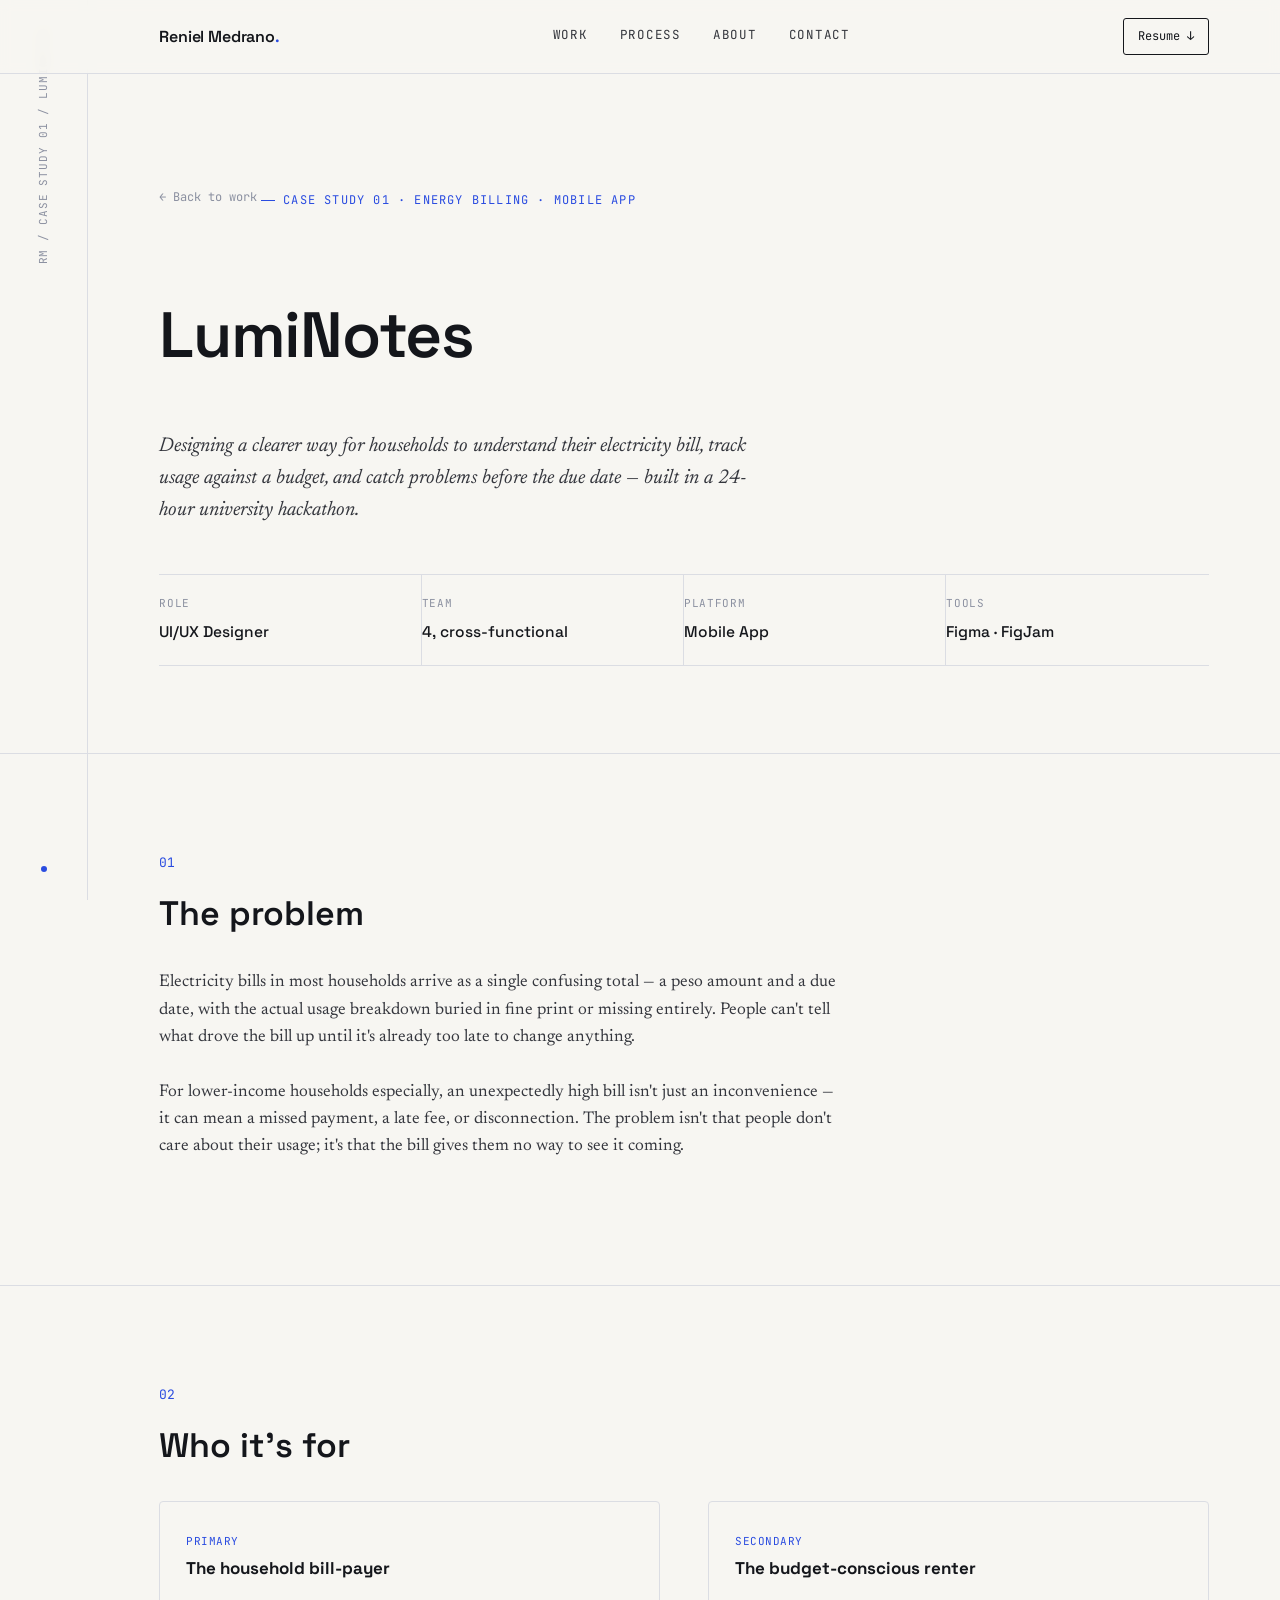
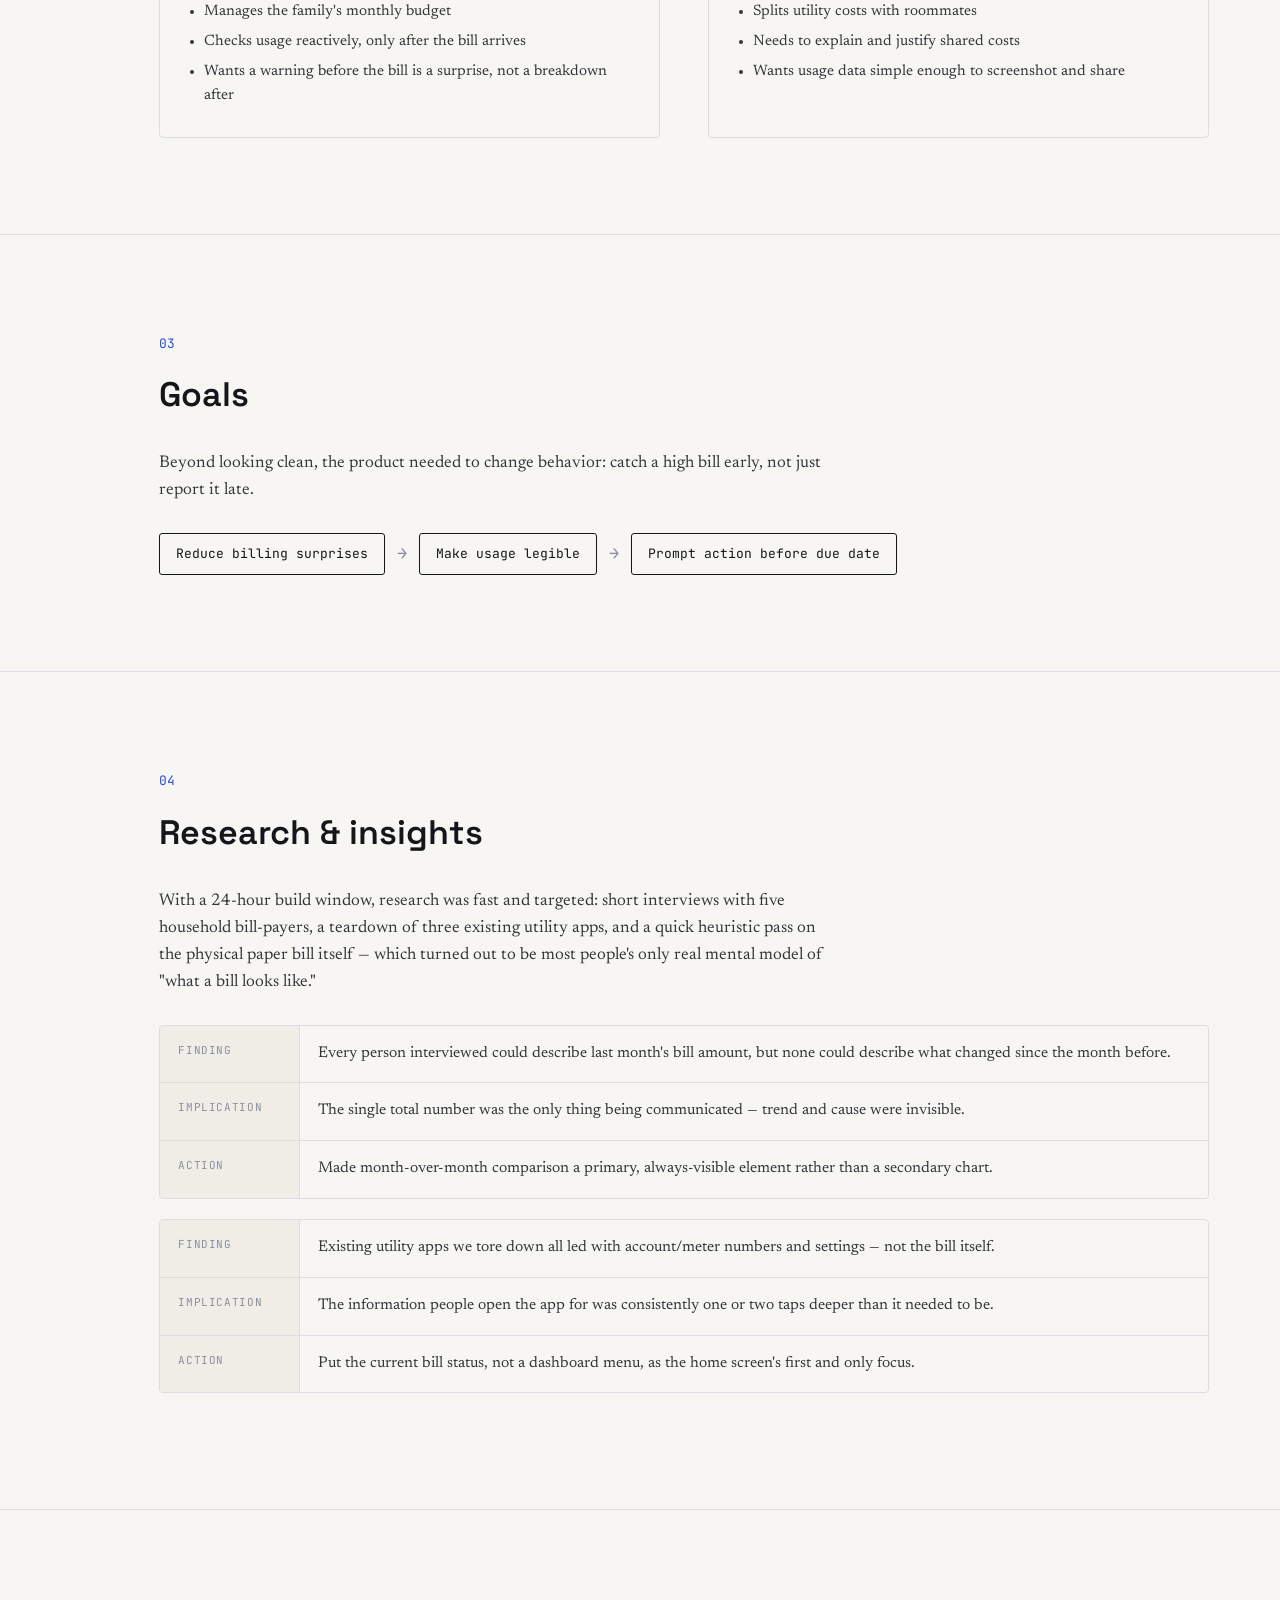
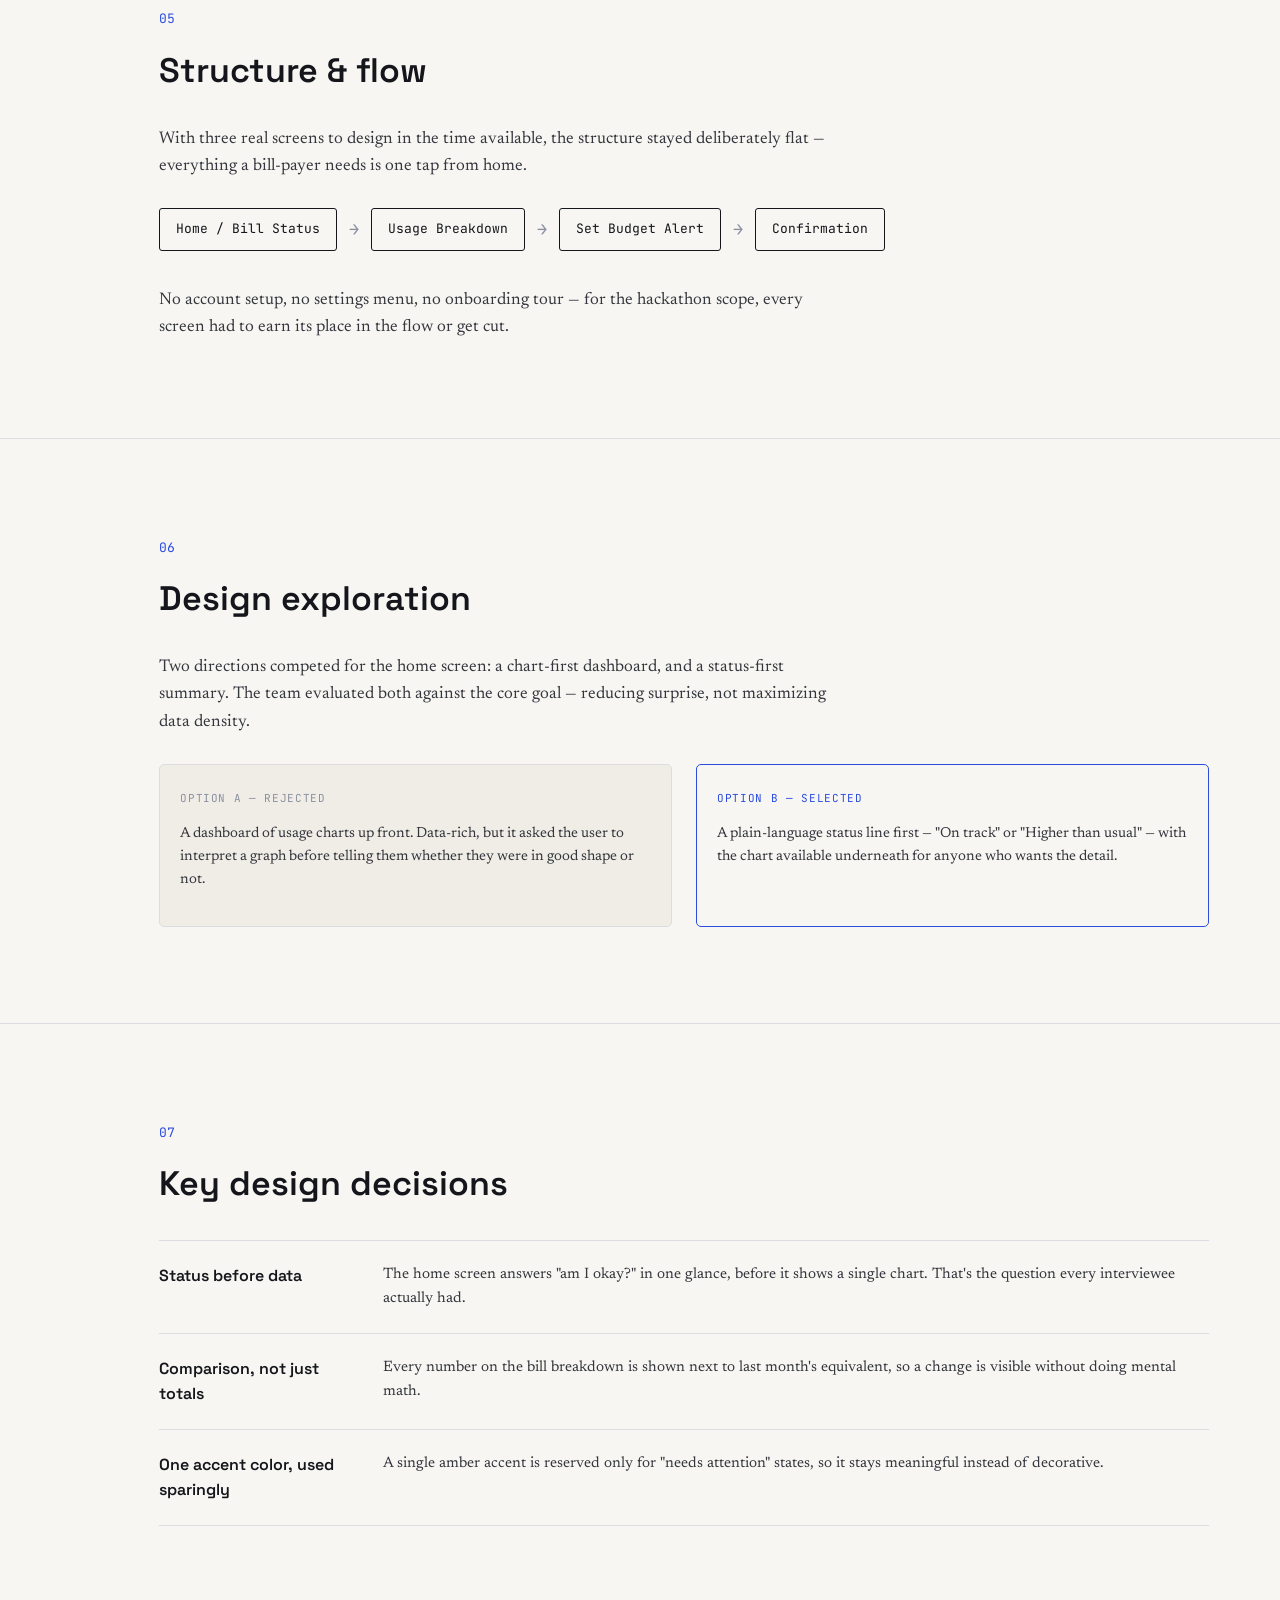
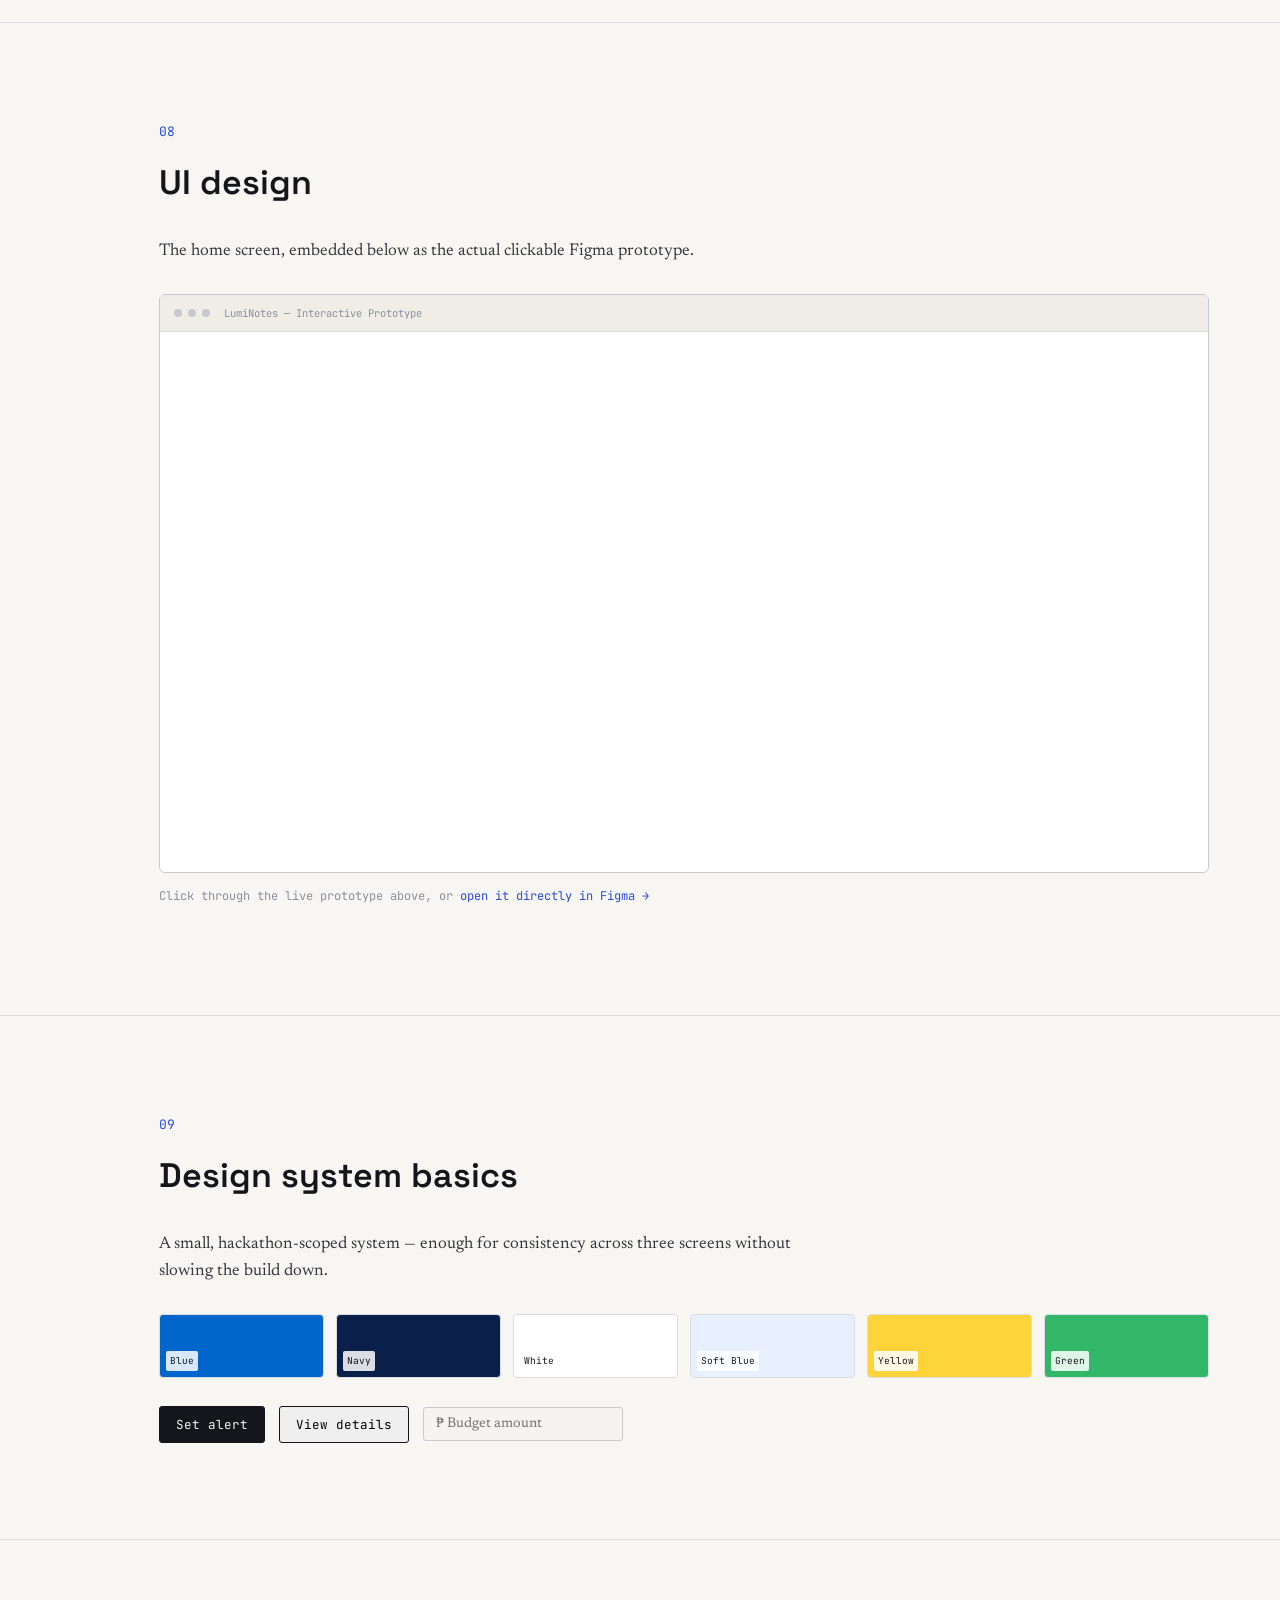
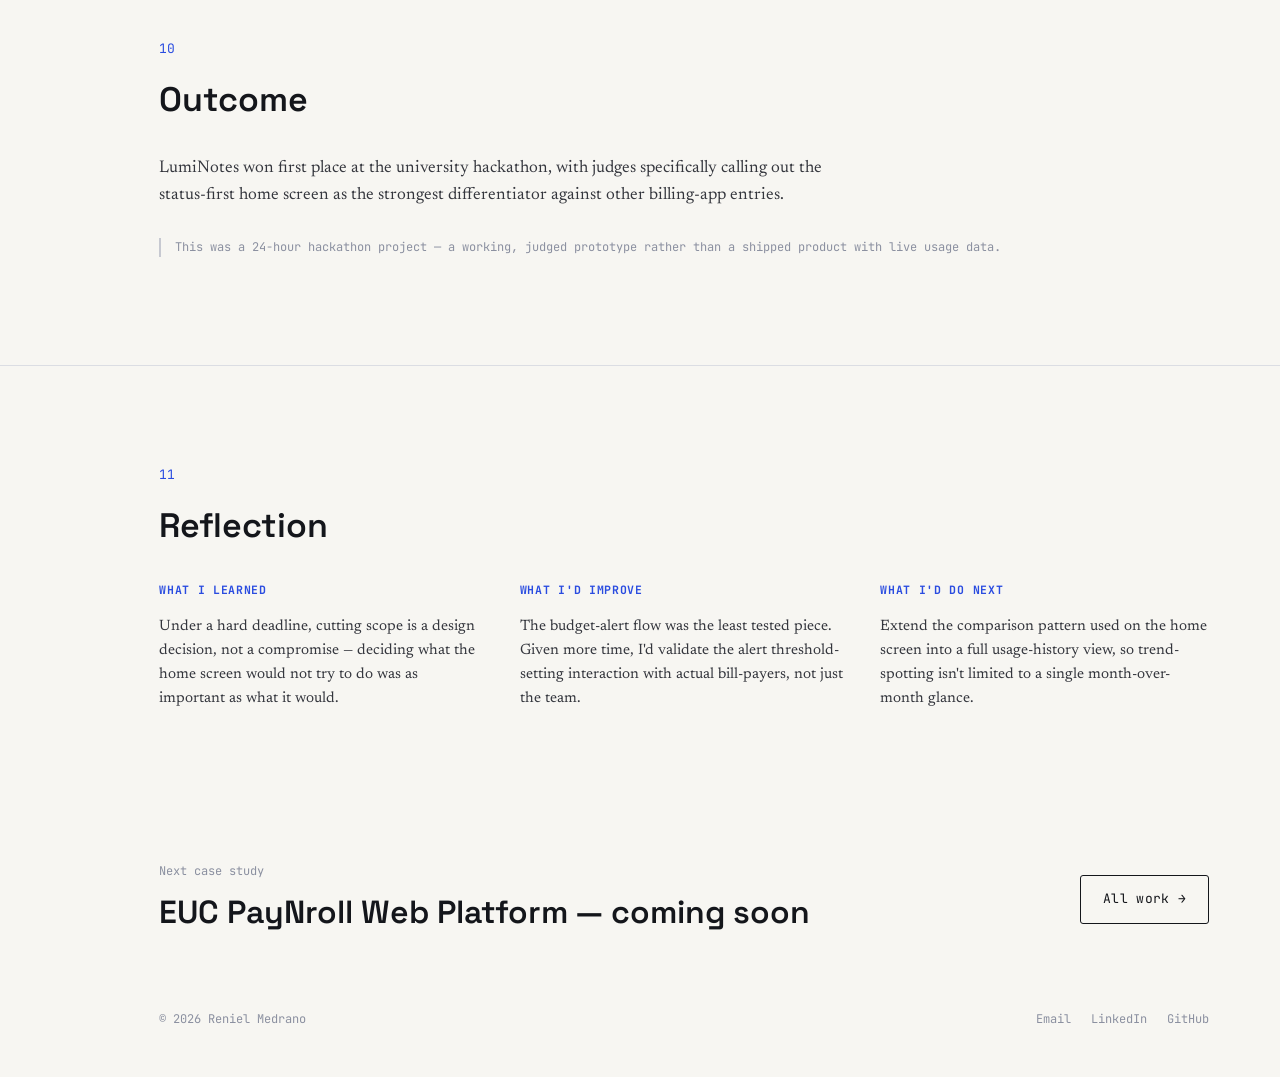
<file: luminotes-case-study.html>
<!DOCTYPE html>
<html lang="en">
<head>
<meta charset="UTF-8">
<meta name="viewport" content="width=device-width, initial-scale=1.0">
<title>LumiNotes — Case Study — Reniel Medrano</title>
<meta name="description" content="How LumiNotes turned confusing electricity bills into a system households can actually read, budget against, and act on before the due date.">
<link rel="stylesheet" href="styles.css">
<link rel="stylesheet" href="case-study.css">
</head>
<body>

<div class="rail" aria-hidden="true">
  <span class="rail__mark">RM / CASE STUDY 01 / LUMINOTES</span>
  <span class="rail__dot"></span>
</div>

<nav class="nav">
  <div class="wrap">
    <div class="nav__row">
      <a href="index.html" class="nav__name">Reniel Medrano<span>.</span></a>
      <div class="nav__links">
        <a href="index.html#work">Work</a>
        <a href="index.html#process">Process</a>
        <a href="index.html#about">About</a>
        <a href="index.html#contact">Contact</a>
      </div>
      <a href="resume.pdf" class="nav__cta" download>Resume ↓</a>
      <button class="nav__toggle" aria-label="Open menu">
        <svg width="22" height="22" viewBox="0 0 24 24" fill="none"><path d="M3 6h18M3 12h18M3 18h18" stroke="#14161B" stroke-width="1.6"/></svg>
      </button>
    </div>
  </div>
</nav>

<div class="mobile-nav" aria-hidden="true">
  <button class="mobile-nav__close" aria-label="Close menu">
    <svg width="24" height="24" viewBox="0 0 24 24" fill="none"><path d="M6 6l12 12M18 6L6 18" stroke="#14161B" stroke-width="1.6"/></svg>
  </button>
  <div class="mobile-nav__links">
    <a href="index.html#work">Work</a>
    <a href="index.html#process">Process</a>
    <a href="index.html#about">About</a>
    <a href="index.html#contact">Contact</a>
  </div>
</div>

<main>

  <header class="cs-hero">
    <div class="wrap">
      <a href="index.html#work" class="cs-back">← Back to work</a>
      <span class="eyebrow">Case Study 01 · Energy Billing · Mobile App</span>
      <h1 class="cs-hero__title">LumiNotes</h1>
      <p class="cs-hero__problem">Designing a clearer way for households to understand their electricity bill, track usage against a budget, and catch problems before the due date — built in a 24-hour university hackathon.</p>

      <dl class="cs-overview">
        <div class="cs-overview__cell"><dt>Role</dt><dd>UI/UX Designer</dd></div>
        <div class="cs-overview__cell"><dt>Team</dt><dd>4, cross-functional</dd></div>
        <div class="cs-overview__cell"><dt>Platform</dt><dd>Mobile App</dd></div>
        <div class="cs-overview__cell"><dt>Tools</dt><dd>Figma · FigJam</dd></div>
      </dl>
    </div>
  </header>

  <!-- PROBLEM -->
  <section class="cs-section">
    <div class="wrap">
      <span class="cs-section__num">01</span>
      <h2 class="cs-section__title">The problem</h2>
      <p class="cs-section__lede">Electricity bills in most households arrive as a single confusing total — a peso amount and a due date, with the actual usage breakdown buried in fine print or missing entirely. People can't tell what drove the bill up until it's already too late to change anything.</p>
      <p class="cs-section__lede">For lower-income households especially, an unexpectedly high bill isn't just an inconvenience — it can mean a missed payment, a late fee, or disconnection. The problem isn't that people don't care about their usage; it's that the bill gives them no way to see it coming.</p>
    </div>
  </section>

  <!-- USERS -->
  <section class="cs-section">
    <div class="wrap">
      <span class="cs-section__num">02</span>
      <h2 class="cs-section__title">Who it's for</h2>
      <div class="cs-two-col">
        <div class="user-card reveal">
          <span class="user-card__role">Primary</span>
          <h4>The household bill-payer</h4>
          <ul>
            <li>Manages the family's monthly budget</li>
            <li>Checks usage reactively, only after the bill arrives</li>
            <li>Wants a warning before the bill is a surprise, not a breakdown after</li>
          </ul>
        </div>
        <div class="user-card reveal">
          <span class="user-card__role">Secondary</span>
          <h4>The budget-conscious renter</h4>
          <ul>
            <li>Splits utility costs with roommates</li>
            <li>Needs to explain and justify shared costs</li>
            <li>Wants usage data simple enough to screenshot and share</li>
          </ul>
        </div>
      </div>
    </div>
  </section>

  <!-- GOALS -->
  <section class="cs-section">
    <div class="wrap">
      <span class="cs-section__num">03</span>
      <h2 class="cs-section__title">Goals</h2>
      <p class="cs-section__lede">Beyond looking clean, the product needed to change behavior: catch a high bill early, not just report it late.</p>
      <div class="flow reveal">
        <div class="flow__step">Reduce billing surprises</div><span class="flow__arrow">→</span>
        <div class="flow__step">Make usage legible</div><span class="flow__arrow">→</span>
        <div class="flow__step">Prompt action before due date</div>
      </div>
    </div>
  </section>

  <!-- RESEARCH / INSIGHTS -->
  <section class="cs-section">
    <div class="wrap">
      <span class="cs-section__num">04</span>
      <h2 class="cs-section__title">Research &amp; insights</h2>
      <p class="cs-section__lede">With a 24-hour build window, research was fast and targeted: short interviews with five household bill-payers, a teardown of three existing utility apps, and a quick heuristic pass on the physical paper bill itself — which turned out to be most people's only real mental model of "what a bill looks like."</p>

      <div class="insight reveal">
        <div class="insight__row">
          <div class="insight__label">Finding</div>
          <div class="insight__text">Every person interviewed could describe last month's bill amount, but none could describe what changed since the month before.</div>
        </div>
        <div class="insight__row">
          <div class="insight__label">Implication</div>
          <div class="insight__text">The single total number was the only thing being communicated — trend and cause were invisible.</div>
        </div>
        <div class="insight__row">
          <div class="insight__label">Action</div>
          <div class="insight__text">Made month-over-month comparison a primary, always-visible element rather than a secondary chart.</div>
        </div>
      </div>

      <div class="insight reveal">
        <div class="insight__row">
          <div class="insight__label">Finding</div>
          <div class="insight__text">Existing utility apps we tore down all led with account/meter numbers and settings — not the bill itself.</div>
        </div>
        <div class="insight__row">
          <div class="insight__label">Implication</div>
          <div class="insight__text">The information people open the app for was consistently one or two taps deeper than it needed to be.</div>
        </div>
        <div class="insight__row">
          <div class="insight__label">Action</div>
          <div class="insight__text">Put the current bill status, not a dashboard menu, as the home screen's first and only focus.</div>
        </div>
      </div>
    </div>
  </section>

  <!-- IA + USER FLOW -->
  <section class="cs-section">
    <div class="wrap">
      <span class="cs-section__num">05</span>
      <h2 class="cs-section__title">Structure &amp; flow</h2>
      <p class="cs-section__lede">With three real screens to design in the time available, the structure stayed deliberately flat — everything a bill-payer needs is one tap from home.</p>
      <div class="flow reveal" style="margin-bottom:36px;">
        <div class="flow__step">Home / Bill Status</div><span class="flow__arrow">→</span>
        <div class="flow__step">Usage Breakdown</div><span class="flow__arrow">→</span>
        <div class="flow__step">Set Budget Alert</div><span class="flow__arrow">→</span>
        <div class="flow__step">Confirmation</div>
      </div>
      <p class="cs-section__lede" style="margin-bottom:0;">No account setup, no settings menu, no onboarding tour — for the hackathon scope, every screen had to earn its place in the flow or get cut.</p>
    </div>
  </section>

  <!-- DESIGN EXPLORATION -->
  <section class="cs-section">
    <div class="wrap">
      <span class="cs-section__num">06</span>
      <h2 class="cs-section__title">Design exploration</h2>
      <p class="cs-section__lede">Two directions competed for the home screen: a chart-first dashboard, and a status-first summary. The team evaluated both against the core goal — reducing surprise, not maximizing data density.</p>
      <div class="ba reveal">
        <div class="ba__panel ba__panel--before">
          <span class="ba__tag">Option A — Rejected</span>
          <p>A dashboard of usage charts up front. Data-rich, but it asked the user to interpret a graph before telling them whether they were in good shape or not.</p>
        </div>
        <div class="ba__panel ba__panel--after">
          <span class="ba__tag">Option B — Selected</span>
          <p>A plain-language status line first — "On track" or "Higher than usual" — with the chart available underneath for anyone who wants the detail.</p>
        </div>
      </div>
    </div>
  </section>

  <!-- DESIGN DECISIONS -->
  <section class="cs-section">
    <div class="wrap">
      <span class="cs-section__num">07</span>
      <h2 class="cs-section__title">Key design decisions</h2>
      <div class="decision-list">
        <div class="decision reveal">
          <div class="decision__topic">Status before data</div>
          <div class="decision__why">The home screen answers "am I okay?" in one glance, before it shows a single chart. That's the question every interviewee actually had.</div>
        </div>
        <div class="decision reveal">
          <div class="decision__topic">Comparison, not just totals</div>
          <div class="decision__why">Every number on the bill breakdown is shown next to last month's equivalent, so a change is visible without doing mental math.</div>
        </div>
        <div class="decision reveal">
          <div class="decision__topic">One accent color, used sparingly</div>
          <div class="decision__why">A single amber accent is reserved only for "needs attention" states, so it stays meaningful instead of decorative.</div>
        </div>
      </div>
    </div>
  </section>

  <!-- UI DESIGN (mock screens) -->
  <section class="cs-section">
    <div class="wrap">
      <span class="cs-section__num">08</span>
      <h2 class="cs-section__title">UI design</h2>
      <p class="cs-section__lede">The home screen, embedded below as the actual clickable Figma prototype.</p>

      <div class="mock-frame reveal">
        <div class="mock-frame__bar">
          <span class="mock-frame__dot"></span><span class="mock-frame__dot"></span><span class="mock-frame__dot"></span>
          <span class="mock-frame__label">LumiNotes — Interactive Prototype</span>
        </div>
        <div class="mock-frame__body" style="padding:0;">
          <iframe
            style="border:none;width:100%;height:540px;display:block;"
            src="https://www.figma.com/embed?embed_host=share&url=https%3A%2F%2Fwww.figma.com%2Fproto%2FqcHjEcbE2DixqXUpmrPbLL%2FThe-Figma-Fuelled-Galactic-Overlord-Pixies-Interface-Battalion%3Fnode-id%3D450-6590%26t%3DAFPBaTsNjXYFJ8i1-1%26scaling%3Dscale-down%26content-scaling%3Dfixed%26page-id%3D0%253A1%26starting-point-node-id%3D450%253A6590"
            allowfullscreen
            loading="lazy"
            title="LumiNotes interactive Figma prototype">
          </iframe>
        </div>
      </div>
      <p class="mock-caption reveal">Click through the live prototype above, or <a href="https://www.figma.com/proto/qcHjEcbE2DixqXUpmrPbLL/The-Figma-Fuelled-Galactic-Overlord-Pixies-Interface-Battalion?node-id=450-6590&t=AFPBaTsNjXYFJ8i1-1&scaling=scale-down&content-scaling=fixed&page-id=0%3A1&starting-point-node-id=450%3A6590" target="_blank" rel="noopener" style="color:var(--blueprint);">open it directly in Figma →</a></p>


    </div>
  </section>

  <!-- DESIGN SYSTEM -->
  <section class="cs-section">
    <div class="wrap">
      <span class="cs-section__num">09</span>
      <h2 class="cs-section__title">Design system basics</h2>
      <p class="cs-section__lede">A small, hackathon-scoped system — enough for consistency across three screens without slowing the build down.</p>
      <div class="dsys reveal" style="margin-bottom:28px;">
        <div class="dsys__swatch" style="background: #0066CC;"><span>Blue</span></div>
        <div class="dsys__swatch" style="background:#0B1F4B ;"><span>Navy</span></div>
        <div class="dsys__swatch" style="background:#FFFFFF;"><span>White</span></div>
        <div class="dsys__swatch" style="background:#E8F0FF ;"><span>Soft Blue</span></div>
        <div class="dsys__swatch" style="background:#FFD43B"><span>Yellow</span></div>
        <div class="dsys__swatch" style="background:#32B768;"><span>Green</span></div>
      </div>
      <div class="comp-row reveal">
        <button class="dsys-btn dsys-btn--filled">Set alert</button>
        <button class="dsys-btn">View details</button>
        <input class="dsys-input" placeholder="₱ Budget amount" disabled>
      </div>
    </div>
  </section>

  <!-- OUTCOME -->
  <section class="cs-section">
    <div class="wrap">
      <span class="cs-section__num">10</span>
      <h2 class="cs-section__title">Outcome</h2>
      <p class="cs-section__lede">LumiNotes won first place at the university hackathon, with judges specifically calling out the status-first home screen as the strongest differentiator against other billing-app entries.</p>
      <p class="outcome-note">This was a 24-hour hackathon project — a working, judged prototype rather than a shipped product with live usage data.</p>
    </div>
  </section>

  <!-- REFLECTION -->
  <section class="cs-section">
    <div class="wrap">
      <span class="cs-section__num">11</span>
      <h2 class="cs-section__title">Reflection</h2>
      <div class="reflect reveal">
        <div class="reflect__col">
          <h4>What I learned</h4>
          <p>Under a hard deadline, cutting scope is a design decision, not a compromise — deciding what the home screen would not try to do was as important as what it would.</p>
        </div>
        <div class="reflect__col">
          <h4>What I'd improve</h4>
          <p>The budget-alert flow was the least tested piece. Given more time, I'd validate the alert threshold-setting interaction with actual bill-payers, not just the team.</p>
        </div>
        <div class="reflect__col">
          <h4>What I'd do next</h4>
          <p>Extend the comparison pattern used on the home screen into a full usage-history view, so trend-spotting isn't limited to a single month-over-month glance.</p>
        </div>
      </div>
    </div>
  </section>

  <div class="wrap">
    <div class="next-project reveal">
      <div>
        <div class="next-project__label">Next case study</div>
        <div class="next-project__name">EUC PayNroll Web Platform — coming soon</div>
      </div>
      <a href="index.html#work" class="btn btn--ghost">All work →</a>
    </div>
  </div>

</main>

<footer>
  <div class="wrap">
    <div class="footer__row">
      <span>© <span data-year>2026</span> Reniel Medrano</span>
      <div class="footer__links">
        <a href="mailto:hello@renielmedrano.com">Email</a>
        <a href="https://linkedin.com/in/renielmedrano" target="_blank" rel="noopener">LinkedIn</a>
        <a href="https://github.com/renielmedrano" target="_blank" rel="noopener">GitHub</a>
      </div>
    </div>
  </div>
</footer>

<script src="script.js"></script>
</body>
</html>
</file>
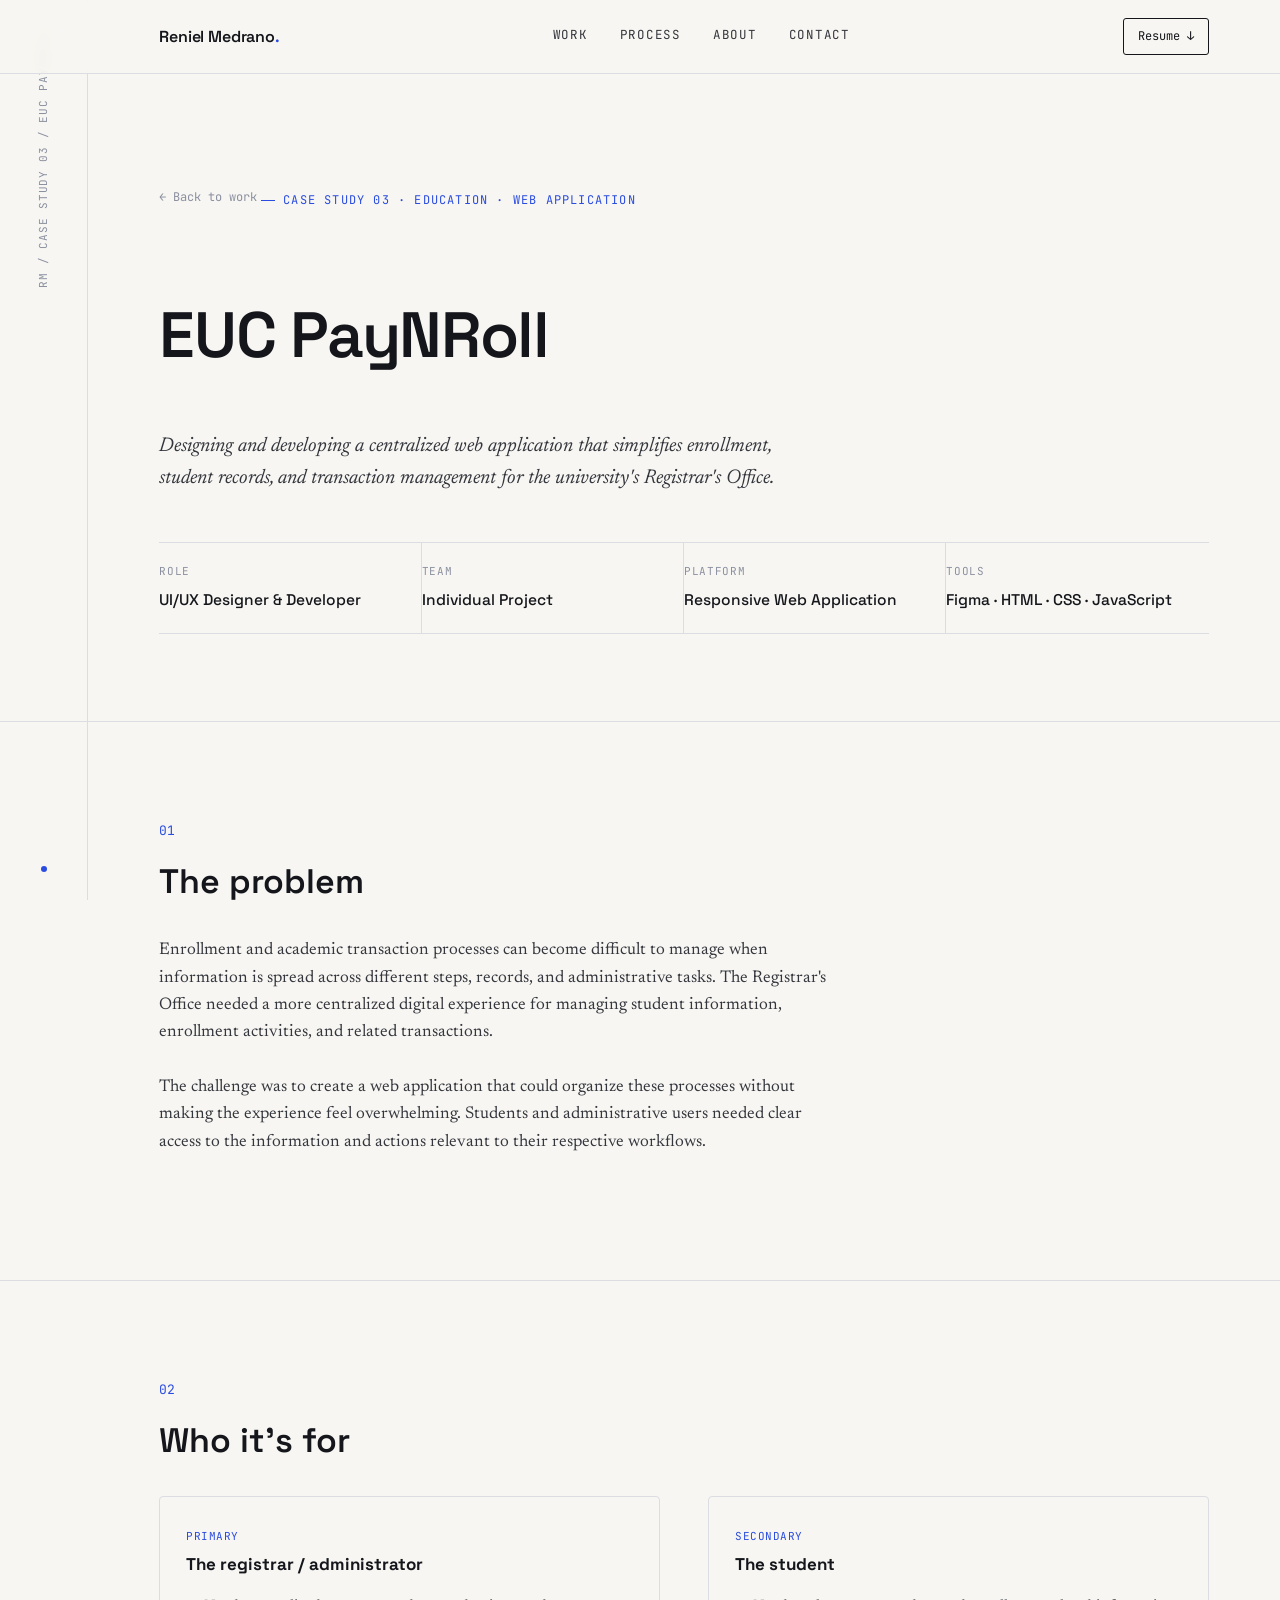
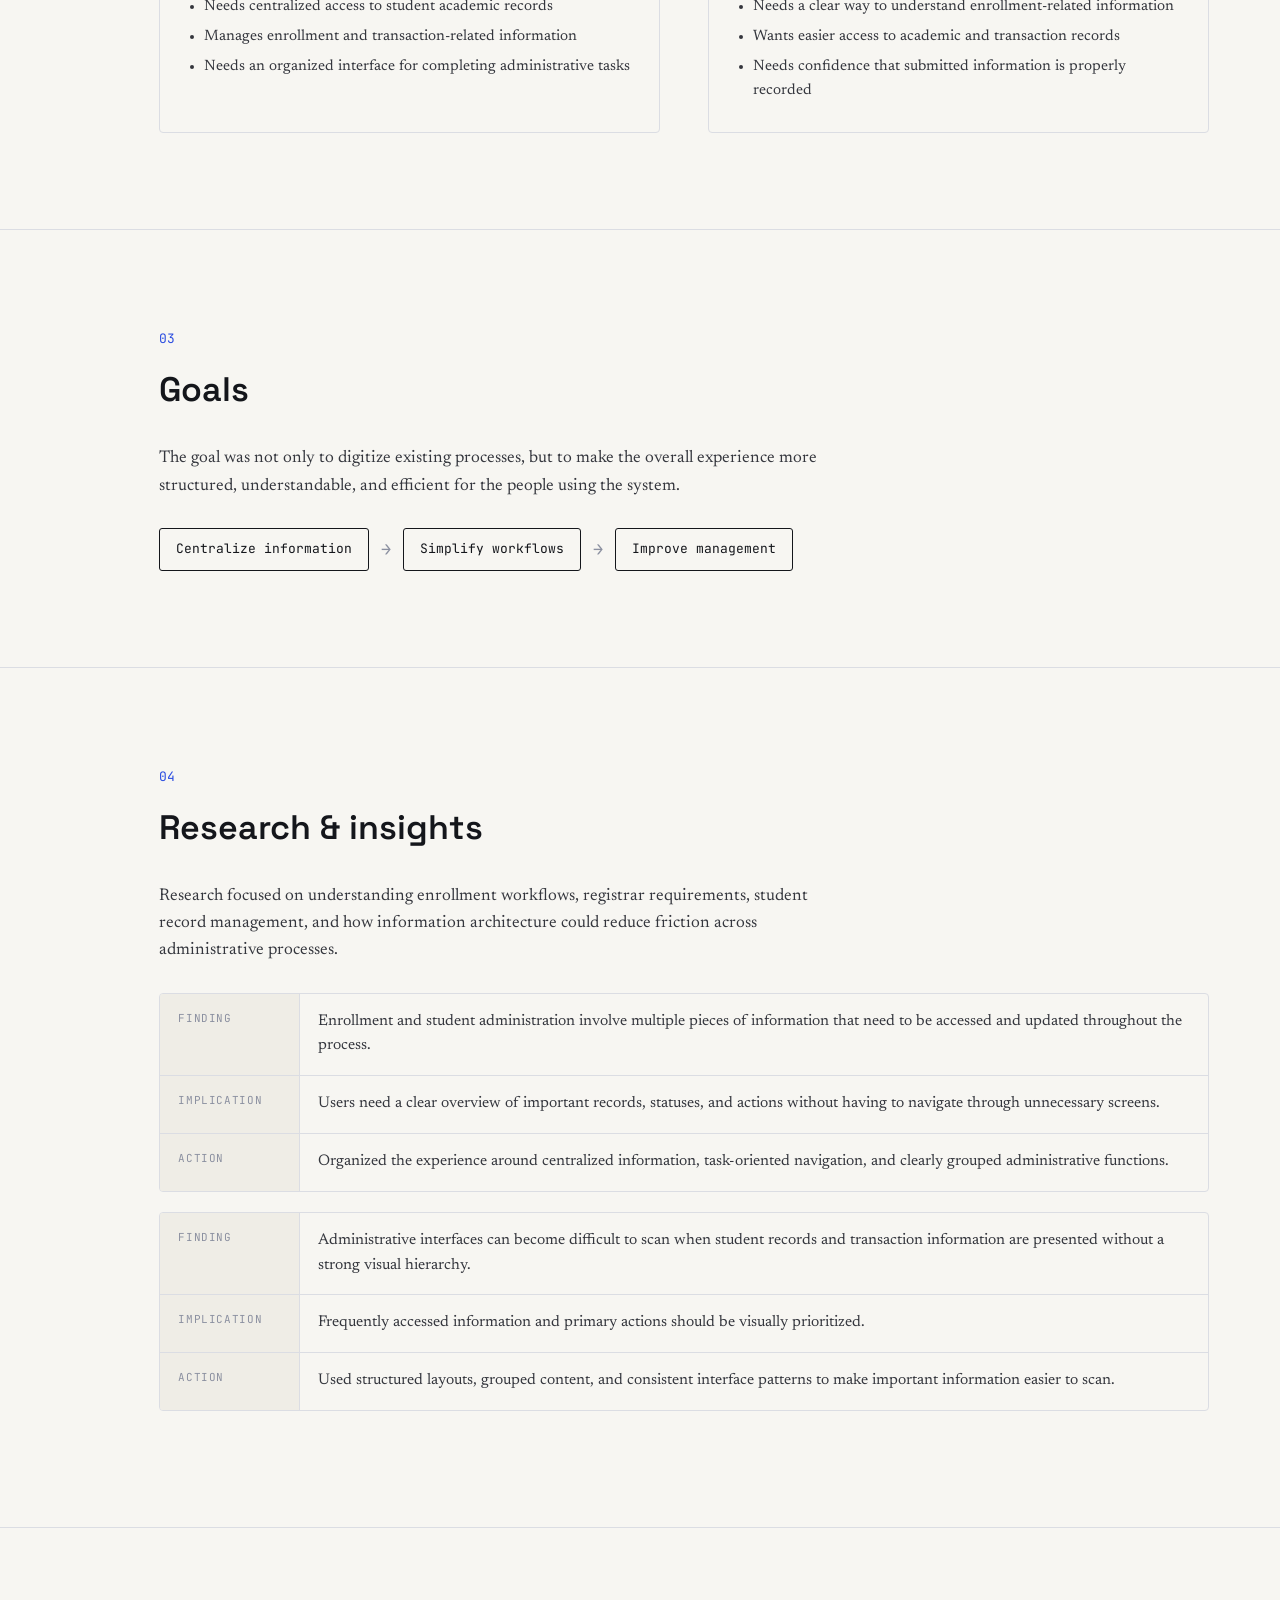
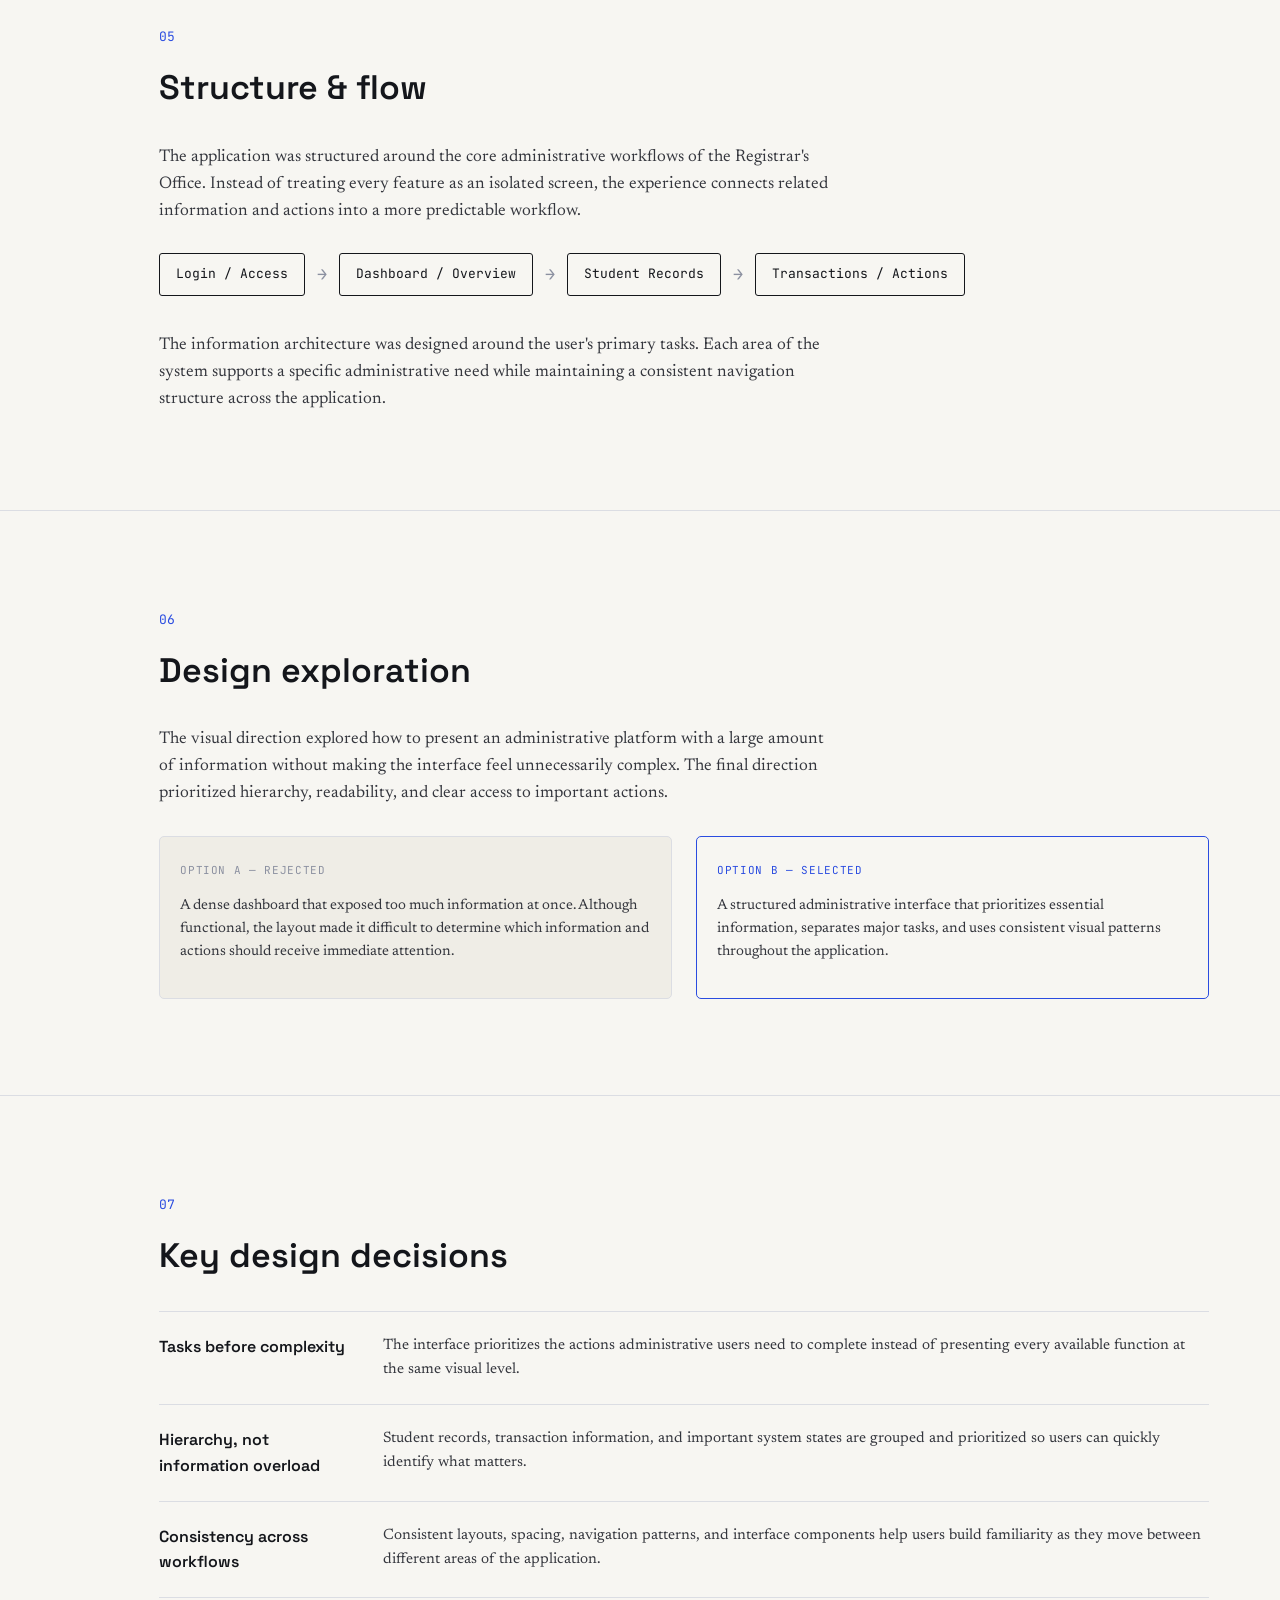
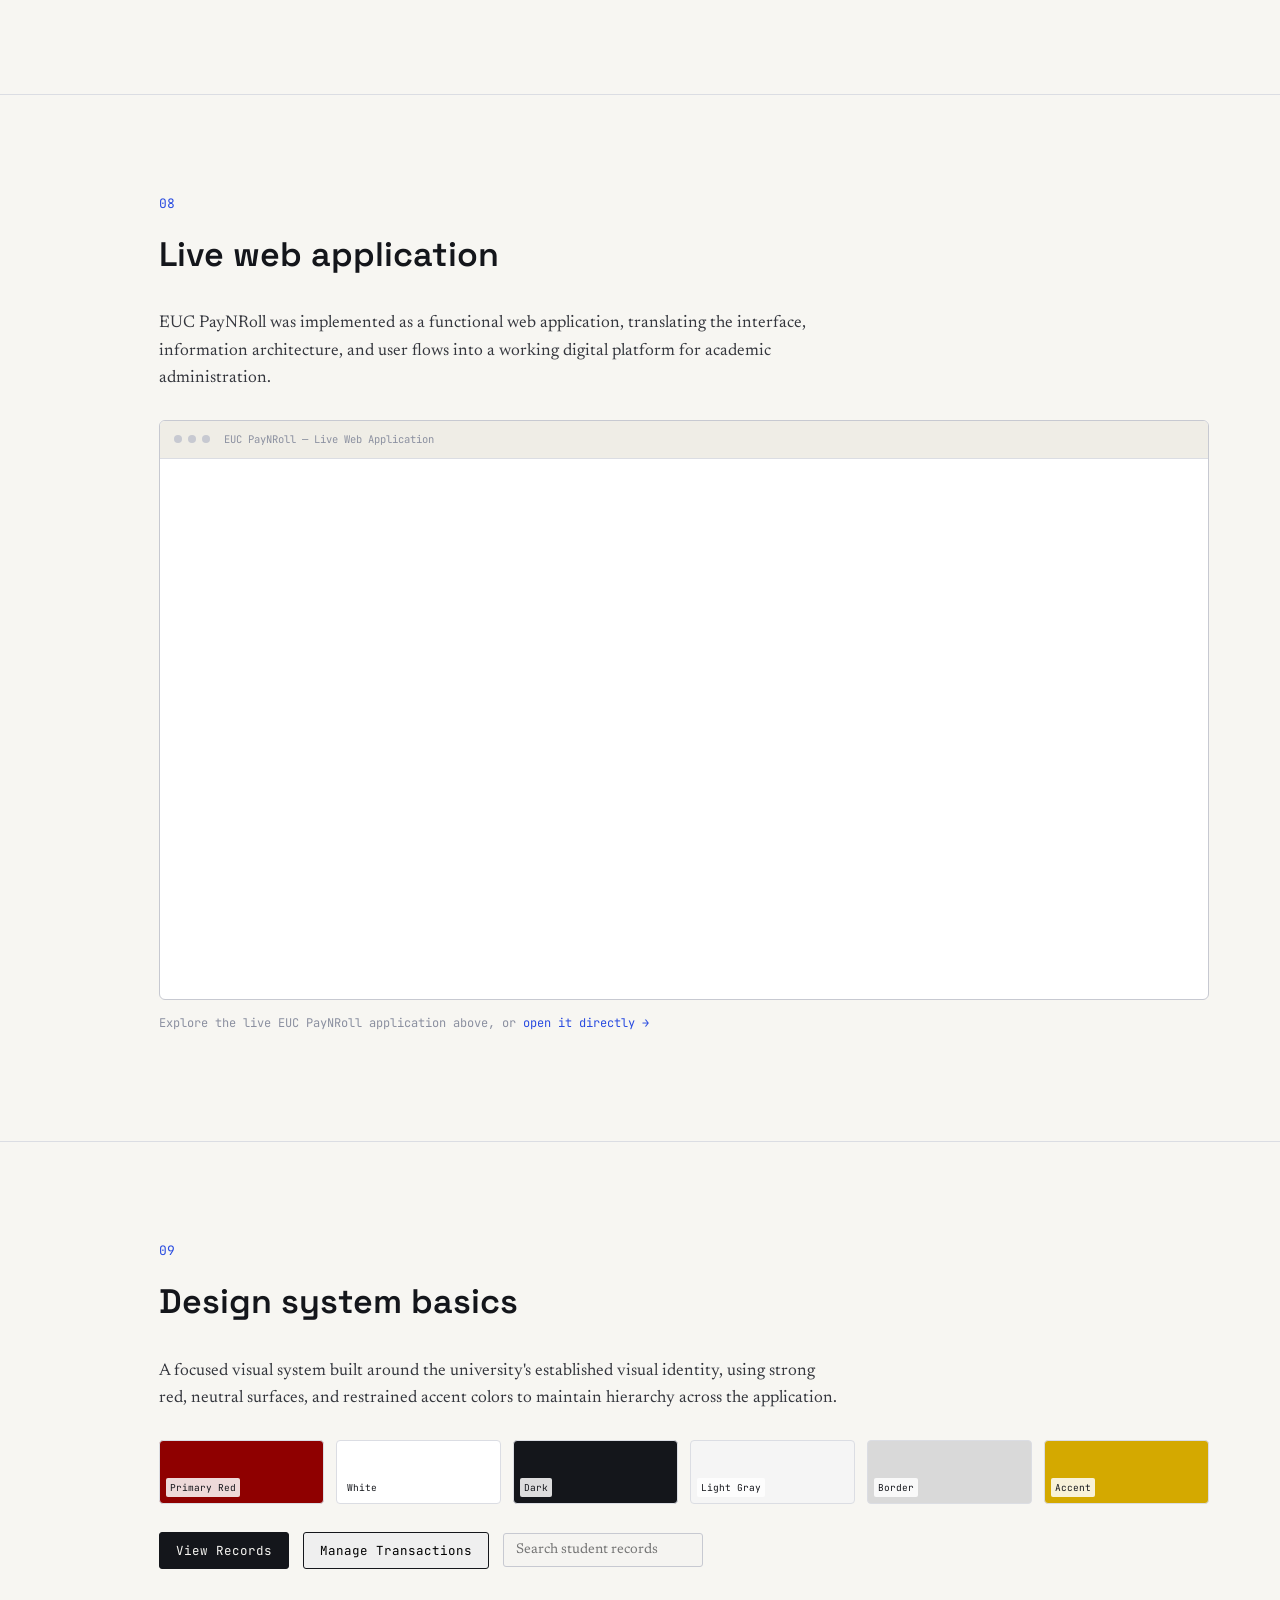
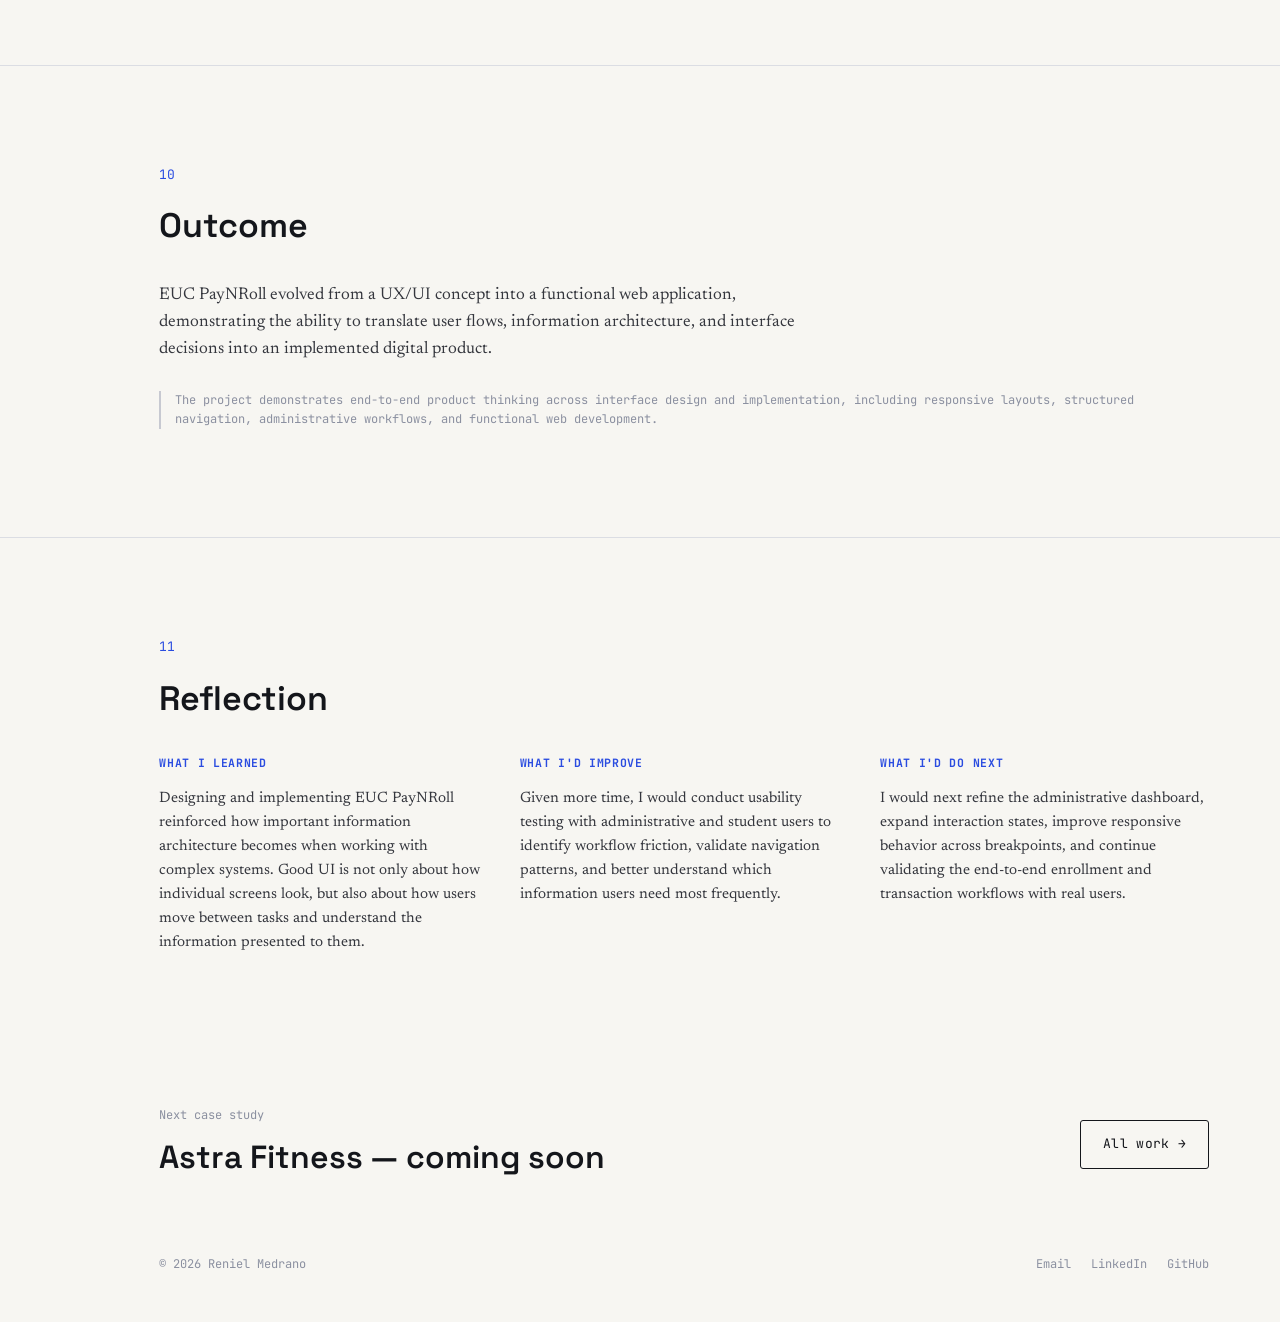
<file: paynroll.html>
<!DOCTYPE html>
<html lang="en">
<head>
<meta charset="UTF-8">
<meta name="viewport" content="width=device-width, initial-scale=1.0">
<title>EUC PayNRoll — Case Study — Reniel Medrano</title>
<meta name="description" content="How EUC PayNRoll simplifies enrollment, student records, and transaction management through a structured web application designed for clearer and more efficient academic administration.">
<link rel="stylesheet" href="styles.css">
<link rel="stylesheet" href="case-study.css">
</head>
<body>

<div class="rail" aria-hidden="true">
  <span class="rail__mark">RM / CASE STUDY 03 / EUC PAYNROLL</span>
  <span class="rail__dot"></span>
</div>

<nav class="nav">
  <div class="wrap">
    <div class="nav__row">
      <a href="index.html" class="nav__name">Reniel Medrano<span>.</span></a>

      <div class="nav__links">
        <a href="index.html#work">Work</a>
        <a href="index.html#process">Process</a>
        <a href="index.html#about">About</a>
        <a href="index.html#contact">Contact</a>
      </div>

      <a href="resume.pdf" class="nav__cta" download>Resume ↓</a>

      <button class="nav__toggle" aria-label="Open menu">
        <svg width="22" height="22" viewBox="0 0 24 24" fill="none">
          <path d="M3 6h18M3 12h18M3 18h18"
                stroke="#14161B"
                stroke-width="1.6"/>
        </svg>
      </button>
    </div>
  </div>
</nav>

<div class="mobile-nav" aria-hidden="true">
  <button class="mobile-nav__close" aria-label="Close menu">
    <svg width="24" height="24" viewBox="0 0 24 24" fill="none">
      <path d="M6 6l12 12M18 6L6 18"
            stroke="#14161B"
            stroke-width="1.6"/>
    </svg>
  </button>

  <div class="mobile-nav__links">
    <a href="index.html#work">Work</a>
    <a href="index.html#process">Process</a>
    <a href="index.html#about">About</a>
    <a href="index.html#contact">Contact</a>
  </div>
</div>

<main>

  <!-- HERO -->
  <header class="cs-hero">
    <div class="wrap">

      <a href="index.html#work" class="cs-back">← Back to work</a>

      <span class="eyebrow">
        Case Study 03 · Education · Web Application
      </span>

      <h1 class="cs-hero__title">
        EUC PayNRoll
      </h1>

      <p class="cs-hero__problem">
        Designing and developing a centralized web application that simplifies
        enrollment, student records, and transaction management for the
        university's Registrar's Office.
      </p>

      <dl class="cs-overview">

        <div class="cs-overview__cell">
          <dt>Role</dt>
          <dd>UI/UX Designer &amp; Developer</dd>
        </div>

        <div class="cs-overview__cell">
          <dt>Team</dt>
          <dd>Individual Project</dd>
        </div>

        <div class="cs-overview__cell">
          <dt>Platform</dt>
          <dd>Responsive Web Application</dd>
        </div>

        <div class="cs-overview__cell">
          <dt>Tools</dt>
          <dd>Figma · HTML · CSS · JavaScript</dd>
        </div>

      </dl>

    </div>
  </header>


  <!-- PROBLEM -->
  <section class="cs-section">

    <div class="wrap">

      <span class="cs-section__num">01</span>

      <h2 class="cs-section__title">
        The problem
      </h2>

      <p class="cs-section__lede">
        Enrollment and academic transaction processes can become difficult to
        manage when information is spread across different steps, records,
        and administrative tasks. The Registrar's Office needed a more
        centralized digital experience for managing student information,
        enrollment activities, and related transactions.
      </p>

      <p class="cs-section__lede">
        The challenge was to create a web application that could organize
        these processes without making the experience feel overwhelming.
        Students and administrative users needed clear access to the
        information and actions relevant to their respective workflows.
      </p>

    </div>

  </section>


  <!-- USERS -->
  <section class="cs-section">

    <div class="wrap">

      <span class="cs-section__num">02</span>

      <h2 class="cs-section__title">
        Who it's for
      </h2>

      <div class="cs-two-col">

        <div class="user-card reveal">

          <span class="user-card__role">
            Primary
          </span>

          <h4>
            The registrar / administrator
          </h4>

          <ul>
            <li>
              Needs centralized access to student academic records
            </li>

            <li>
              Manages enrollment and transaction-related information
            </li>

            <li>
              Needs an organized interface for completing administrative tasks
            </li>
          </ul>

        </div>


        <div class="user-card reveal">

          <span class="user-card__role">
            Secondary
          </span>

          <h4>
            The student
          </h4>

          <ul>
            <li>
              Needs a clear way to understand enrollment-related information
            </li>

            <li>
              Wants easier access to academic and transaction records
            </li>

            <li>
              Needs confidence that submitted information is properly recorded
            </li>
          </ul>

        </div>

      </div>

    </div>

  </section>


  <!-- GOALS -->
  <section class="cs-section">

    <div class="wrap">

      <span class="cs-section__num">03</span>

      <h2 class="cs-section__title">
        Goals
      </h2>

      <p class="cs-section__lede">
        The goal was not only to digitize existing processes, but to make the
        overall experience more structured, understandable, and efficient
        for the people using the system.
      </p>

      <div class="flow reveal">

        <div class="flow__step">
          Centralize information
        </div>

        <span class="flow__arrow">→</span>

        <div class="flow__step">
          Simplify workflows
        </div>

        <span class="flow__arrow">→</span>

        <div class="flow__step">
          Improve management
        </div>

      </div>

    </div>

  </section>


  <!-- RESEARCH / INSIGHTS -->
  <section class="cs-section">

    <div class="wrap">

      <span class="cs-section__num">04</span>

      <h2 class="cs-section__title">
        Research &amp; insights
      </h2>

      <p class="cs-section__lede">
        Research focused on understanding enrollment workflows, registrar
        requirements, student record management, and how information
        architecture could reduce friction across administrative processes.
      </p>


      <div class="insight reveal">

        <div class="insight__row">

          <div class="insight__label">
            Finding
          </div>

          <div class="insight__text">
            Enrollment and student administration involve multiple pieces of
            information that need to be accessed and updated throughout the
            process.
          </div>

        </div>


        <div class="insight__row">

          <div class="insight__label">
            Implication
          </div>

          <div class="insight__text">
            Users need a clear overview of important records, statuses, and
            actions without having to navigate through unnecessary screens.
          </div>

        </div>


        <div class="insight__row">

          <div class="insight__label">
            Action
          </div>

          <div class="insight__text">
            Organized the experience around centralized information,
            task-oriented navigation, and clearly grouped administrative
            functions.
          </div>

        </div>

      </div>


      <div class="insight reveal">

        <div class="insight__row">

          <div class="insight__label">
            Finding
          </div>

          <div class="insight__text">
            Administrative interfaces can become difficult to scan when
            student records and transaction information are presented without
            a strong visual hierarchy.
          </div>

        </div>


        <div class="insight__row">

          <div class="insight__label">
            Implication
          </div>

          <div class="insight__text">
            Frequently accessed information and primary actions should be
            visually prioritized.
          </div>

        </div>


        <div class="insight__row">

          <div class="insight__label">
            Action
          </div>

          <div class="insight__text">
            Used structured layouts, grouped content, and consistent interface
            patterns to make important information easier to scan.
          </div>

        </div>

      </div>

    </div>

  </section>


  <!-- IA + USER FLOW -->
  <section class="cs-section">

    <div class="wrap">

      <span class="cs-section__num">05</span>

      <h2 class="cs-section__title">
        Structure &amp; flow
      </h2>

      <p class="cs-section__lede">
        The application was structured around the core administrative
        workflows of the Registrar's Office. Instead of treating every
        feature as an isolated screen, the experience connects related
        information and actions into a more predictable workflow.
      </p>


      <div class="flow reveal" style="margin-bottom:36px;">

        <div class="flow__step">
          Login / Access
        </div>

        <span class="flow__arrow">→</span>

        <div class="flow__step">
          Dashboard / Overview
        </div>

        <span class="flow__arrow">→</span>

        <div class="flow__step">
          Student Records
        </div>

        <span class="flow__arrow">→</span>

        <div class="flow__step">
          Transactions / Actions
        </div>

      </div>


      <p class="cs-section__lede" style="margin-bottom:0;">
        The information architecture was designed around the user's primary
        tasks. Each area of the system supports a specific administrative
        need while maintaining a consistent navigation structure across the
        application.
      </p>

    </div>

  </section>


  <!-- DESIGN EXPLORATION -->
  <section class="cs-section">

    <div class="wrap">

      <span class="cs-section__num">06</span>

      <h2 class="cs-section__title">
        Design exploration
      </h2>

      <p class="cs-section__lede">
        The visual direction explored how to present an administrative
        platform with a large amount of information without making the
        interface feel unnecessarily complex. The final direction prioritized
        hierarchy, readability, and clear access to important actions.
      </p>


      <div class="ba reveal">

        <div class="ba__panel ba__panel--before">

          <span class="ba__tag">
            Option A — Rejected
          </span>

          <p>
            A dense dashboard that exposed too much information at once.
            Although functional, the layout made it difficult to determine
            which information and actions should receive immediate attention.
          </p>

        </div>


        <div class="ba__panel ba__panel--after">

          <span class="ba__tag">
            Option B — Selected
          </span>

          <p>
            A structured administrative interface that prioritizes essential
            information, separates major tasks, and uses consistent visual
            patterns throughout the application.
          </p>

        </div>

      </div>

    </div>

  </section>


  <!-- DESIGN DECISIONS -->
  <section class="cs-section">

    <div class="wrap">

      <span class="cs-section__num">07</span>

      <h2 class="cs-section__title">
        Key design decisions
      </h2>


      <div class="decision-list">


        <div class="decision reveal">

          <div class="decision__topic">
            Tasks before complexity
          </div>

          <div class="decision__why">
            The interface prioritizes the actions administrative users need
            to complete instead of presenting every available function at
            the same visual level.
          </div>

        </div>


        <div class="decision reveal">

          <div class="decision__topic">
            Hierarchy, not information overload
          </div>

          <div class="decision__why">
            Student records, transaction information, and important system
            states are grouped and prioritized so users can quickly identify
            what matters.
          </div>

        </div>


        <div class="decision reveal">

          <div class="decision__topic">
            Consistency across workflows
          </div>

          <div class="decision__why">
            Consistent layouts, spacing, navigation patterns, and interface
            components help users build familiarity as they move between
            different areas of the application.
          </div>

        </div>


      </div>

    </div>

  </section>


  <!-- LIVE WEB APPLICATION -->
  <section class="cs-section">

    <div class="wrap">

      <span class="cs-section__num">08</span>

      <h2 class="cs-section__title">
        Live web application
      </h2>

      <p class="cs-section__lede">
        EUC PayNRoll was implemented as a functional web application,
        translating the interface, information architecture, and user flows
        into a working digital platform for academic administration.
      </p>


      <div class="mock-frame reveal">

        <div class="mock-frame__bar">

          <span class="mock-frame__dot"></span>
          <span class="mock-frame__dot"></span>
          <span class="mock-frame__dot"></span>

          <span class="mock-frame__label">
            EUC PayNRoll — Live Web Application
          </span>

        </div>


        <div class="mock-frame__body" style="padding:0;">

          <iframe
            style="border:none;width:100%;height:540px;display:block;"
            src="https://eucpaynroll.ccsdepartment.com/admission_registrar/login.html"
            allowfullscreen
            loading="lazy"
            title="EUC PayNRoll live web application">
          </iframe>

        </div>

      </div>


      <p class="mock-caption reveal">

        Explore the live EUC PayNRoll application above, or

        <a
          href="https://eucpaynroll.ccsdepartment.com/admission_registrar/login.html"
          target="_blank"
          rel="noopener"
          style="color:var(--blueprint);"
        >
          open it directly →
        </a>

      </p>

    </div>

  </section>


  <!-- DESIGN SYSTEM -->
  <section class="cs-section">

    <div class="wrap">

      <span class="cs-section__num">09</span>

      <h2 class="cs-section__title">
        Design system basics
      </h2>

      <p class="cs-section__lede">
        A focused visual system built around the university's established
        visual identity, using strong red, neutral surfaces, and restrained
        accent colors to maintain hierarchy across the application.
      </p>


      <div class="dsys reveal" style="margin-bottom:28px;">

        <div
          class="dsys__swatch"
          style="background:#8F0000;"
        >
          <span>Primary Red</span>
        </div>

        <div
          class="dsys__swatch"
          style="background:#FFFFFF;"
        >
          <span>White</span>
        </div>

        <div
          class="dsys__swatch"
          style="background:#14161B;"
        >
          <span>Dark</span>
        </div>

        <div
          class="dsys__swatch"
          style="background:#F5F5F5;"
        >
          <span>Light Gray</span>
        </div>

        <div
          class="dsys__swatch"
          style="background:#D9D9D9;"
        >
          <span>Border</span>
        </div>

        <div
          class="dsys__swatch"
          style="background:#D4A900;"
        >
          <span>Accent</span>
        </div>

      </div>


      <div class="comp-row reveal">

        <button class="dsys-btn dsys-btn--filled">
          View Records
        </button>

        <button class="dsys-btn">
          Manage Transactions
        </button>

        <input
          class="dsys-input"
          placeholder="Search student records"
          disabled
        >

      </div>

    </div>

  </section>


  <!-- OUTCOME -->
  <section class="cs-section">

    <div class="wrap">

      <span class="cs-section__num">10</span>

      <h2 class="cs-section__title">
        Outcome
      </h2>

      <p class="cs-section__lede">
        EUC PayNRoll evolved from a UX/UI concept into a functional web
        application, demonstrating the ability to translate user flows,
        information architecture, and interface decisions into an
        implemented digital product.
      </p>

      <p class="outcome-note">
        The project demonstrates end-to-end product thinking across interface
        design and implementation, including responsive layouts, structured
        navigation, administrative workflows, and functional web development.
      </p>

    </div>

  </section>


  <!-- REFLECTION -->
  <section class="cs-section">

    <div class="wrap">

      <span class="cs-section__num">11</span>

      <h2 class="cs-section__title">
        Reflection
      </h2>


      <div class="reflect reveal">


        <div class="reflect__col">

          <h4>
            What I learned
          </h4>

          <p>
            Designing and implementing EUC PayNRoll reinforced how important
            information architecture becomes when working with complex
            systems. Good UI is not only about how individual screens look,
            but also about how users move between tasks and understand the
            information presented to them.
          </p>

        </div>


        <div class="reflect__col">

          <h4>
            What I'd improve
          </h4>

          <p>
            Given more time, I would conduct usability testing with
            administrative and student users to identify workflow friction,
            validate navigation patterns, and better understand which
            information users need most frequently.
          </p>

        </div>


        <div class="reflect__col">

          <h4>
            What I'd do next
          </h4>

          <p>
            I would next refine the administrative dashboard, expand
            interaction states, improve responsive behavior across
            breakpoints, and continue validating the end-to-end enrollment
            and transaction workflows with real users.
          </p>

        </div>


      </div>

    </div>

  </section>


  <!-- NEXT PROJECT -->
  <div class="wrap">

    <div class="next-project reveal">

      <div>

        <div class="next-project__label">
          Next case study
        </div>

        <div class="next-project__name">
          Astra Fitness — coming soon
        </div>

      </div>

      <a
        href="index.html#work"
        class="btn btn--ghost"
      >
        All work →
      </a>

    </div>

  </div>

</main>


<!-- FOOTER -->
<footer>

  <div class="wrap">

    <div class="footer__row">

      <span>
        © <span data-year>2026</span> Reniel Medrano
      </span>

      <div class="footer__links">

        <a href="mailto:hello@renielmedrano.com">
          Email
        </a>

        <a
          href="https://linkedin.com/in/renielmedrano"
          target="_blank"
          rel="noopener"
        >
          LinkedIn
        </a>

        <a
          href="https://github.com/renielmedrano"
          target="_blank"
          rel="noopener"
        >
          GitHub
        </a>

      </div>

    </div>

  </div>

</footer>


<script src="script.js"></script>

</body>
</html>
</file>
<file: styles.css>
/* ==========================================================================
   RENIEL MEDRANO — PORTFOLIO DESIGN SYSTEM
   Direction: technical editorial. A UI/UX designer who thinks like an
   engineer — the visual language borrows from spec sheets, dev-mode
   inspect panels, and architectural title blocks rather than generic
   "portfolio" defaults.
   ========================================================================== */

@import url('https://fonts.googleapis.com/css2?family=Space+Grotesk:wght@400;500;600;700&family=Newsreader:ital,opsz,wght@0,6..72,400;0,6..72,500;1,6..72,400&family=JetBrains+Mono:wght@400;500&display=swap');

:root {
  /* ---- Color ---- */
  --paper:      #F7F6F2;
  --paper-dim:  #EFEDE6;
  --ink:        #14161B;
  --ink-soft:   #34363D;
  --slate:      #8B90A0;
  --line:       #DBDDE3;
  --line-strong:#C7C9D1;
  --blueprint:  #2A4CE0;
  --blueprint-dim: #E8EBFC;
  --amber:      #D98F2B;
  --paper-rgb:  247, 246, 242;

  /* ---- Type ---- */
  --font-display: 'Space Grotesk', sans-serif;
  --font-body:    'Newsreader', serif;
  --font-mono:    'JetBrains Mono', monospace;

  /* ---- Layout ---- */
  --title-block: 88px;   /* persistent left margin, architectural title-block convention */
  --max: 1240px;
  --gutter: clamp(20px, 4vw, 56px);
}

@media (max-width: 780px) {
  :root { --title-block: 20px; }
}

* { box-sizing: border-box; }
html { scroll-behavior: smooth; }

body {
  margin: 0;
  background: var(--paper);
  color: var(--ink);
  font-family: var(--font-body);
  font-size: 17px;
  line-height: 1.6;
  -webkit-font-smoothing: antialiased;
}

::selection { background: var(--blueprint); color: var(--paper); }

a { color: inherit; text-decoration: none; }

img { max-width: 100%; display: block; }

.wrap {
  max-width: var(--max);
  margin: 0 auto;
  padding-left: calc(var(--title-block) + var(--gutter));
  padding-right: var(--gutter);
}

/* ---- Focus states (accessibility floor) ---- */
:focus-visible {
  outline: 2px solid var(--blueprint);
  outline-offset: 3px;
}

@media (prefers-reduced-motion: reduce) {
  *, *::before, *::after {
    animation-duration: 0.001ms !important;
    transition-duration: 0.001ms !important;
    scroll-behavior: auto !important;
  }
}

/* ---- Title block rail (left margin meta strip, desktop only) ---- */
.rail {
  position: fixed;
  top: 0;
  left: 0;
  width: var(--title-block);
  height: 100vh;
  border-right: 1px solid var(--line);
  display: flex;
  flex-direction: column;
  align-items: center;
  justify-content: space-between;
  padding: 28px 0;
  z-index: 40;
}
@media (max-width: 780px) { .rail { display: none; } }

.rail__mark {
  font-family: var(--font-mono);
  font-size: 11px;
  color: var(--slate);
  writing-mode: vertical-rl;
  transform: rotate(180deg);
  letter-spacing: 0.08em;
}

.rail__dot { width: 6px; height: 6px; border-radius: 50%; background: var(--blueprint); }

/* ---- Nav ---- */
.nav {
  position: sticky;
  top: 0;
  z-index: 50;
  background: rgba(var(--paper-rgb), 0.88);
  backdrop-filter: blur(6px);
  border-bottom: 1px solid var(--line);
}
.nav__row {
  display: flex;
  align-items: center;
  justify-content: space-between;
  padding: 18px 0;
}
.nav__name {
  font-family: var(--font-display);
  font-weight: 600;
  font-size: 16px;
  letter-spacing: -0.01em;
}
.nav__name span { color: var(--blueprint); }
.nav__links { display: flex; gap: 32px; align-items: center; }
.nav__links a {
  font-family: var(--font-mono);
  font-size: 12.5px;
  text-transform: uppercase;
  letter-spacing: 0.06em;
  color: var(--ink-soft);
  position: relative;
  padding-bottom: 3px;
}
.nav__links a::after {
  content: '';
  position: absolute;
  left: 0; bottom: 0;
  width: 0; height: 1px;
  background: var(--blueprint);
  transition: width .2s ease;
}
.nav__links a:hover::after { width: 100%; }
.nav__cta {
  font-family: var(--font-mono);
  font-size: 12px;
  border: 1px solid var(--ink);
  padding: 8px 14px;
  border-radius: 3px;
}
.nav__cta:hover { background: var(--ink); color: var(--paper); }
.nav__toggle { display: none; background: none; border: none; cursor: pointer; }

@media (max-width: 780px) {
  .nav__links { display: none; }
  .nav__toggle { display: block; }
}

/* ---- Eyebrow / meta labels (spec-sheet vocabulary, used only where content is genuinely categorical) ---- */
.eyebrow {
  font-family: var(--font-mono);
  font-size: 12px;
  text-transform: uppercase;
  letter-spacing: 0.1em;
  color: var(--blueprint);
  display: inline-flex;
  align-items: center;
  gap: 8px;
}
.eyebrow::before {
  content: '';
  width: 14px;
  height: 1px;
  background: var(--blueprint);
}

/* ---- Section rhythm ---- */
section { padding: 120px 0; border-bottom: 1px solid var(--line); }
section:last-of-type { border-bottom: none; }
.section-head { margin-bottom: 56px; max-width: 640px; }
.section-head h2 {
  font-family: var(--font-display);
  font-size: clamp(28px, 3.4vw, 42px);
  font-weight: 600;
  letter-spacing: -0.01em;
  margin: 14px 0 0;
}

/* ---- Hero ---- */
.hero { padding-top: 120px; padding-bottom: 100px; border-bottom: 1px solid var(--line); }
.hero__grid {
  display: grid;
  grid-template-columns: 1.4fr 1fr;
  gap: 64px;
  align-items: end;
}
@media (max-width: 900px) { .hero__grid { grid-template-columns: 1fr; gap: 40px; } }

.hero__title {
  font-family: var(--font-display);
  font-weight: 600;
  font-size: clamp(40px, 6.2vw, 84px);
  line-height: 0.98;
  letter-spacing: -0.02em;
  margin: 18px 0 0;
}
.hero__title .accent { color: var(--blueprint); font-style: normal; }
.hero__statement {
  font-family: var(--font-body);
  font-style: italic;
  font-size: clamp(18px, 1.6vw, 22px);
  color: var(--ink-soft);
  max-width: 46ch;
  margin-top: 26px;
}
.hero__cta-row { display: flex; gap: 14px; margin-top: 40px; flex-wrap: wrap; }

.btn {
  font-family: var(--font-mono);
  font-size: 13px;
  letter-spacing: 0.02em;
  padding: 13px 22px;
  border-radius: 3px;
  border: 1px solid var(--ink);
  display: inline-flex;
  align-items: center;
  gap: 8px;
  cursor: pointer;
  background: none;
}
.btn--primary { background: var(--ink); color: var(--paper); }
.btn--primary:hover { background: var(--blueprint); border-color: var(--blueprint); }
.btn--ghost:hover { background: var(--ink); color: var(--paper); }

/* ---- Hero spec panel (signature element) ---- */
.spec-panel {
  border: 1px solid var(--line-strong);
  border-radius: 4px;
  padding: 22px;
  background: var(--paper-dim);
}
.spec-panel__row {
  display: flex;
  justify-content: space-between;
  padding: 10px 0;
  border-bottom: 1px dashed var(--line-strong);
  font-family: var(--font-mono);
  font-size: 12.5px;
}
.spec-panel__row:last-child { border-bottom: none; }
.spec-panel__row dt { color: var(--slate); text-transform: uppercase; letter-spacing: 0.05em; }
.spec-panel__row dd { margin: 0; color: var(--ink); text-align: right; }

/* ---- Inspect tag: hover-revealed annotation, the recurring signature motif ---- */
.inspect {
  position: relative;
}
.inspect__tag {
  position: absolute;
  font-family: var(--font-mono);
  font-size: 10.5px;
  background: var(--ink);
  color: var(--paper);
  padding: 3px 7px;
  border-radius: 2px;
  white-space: nowrap;
  opacity: 0;
  transform: translateY(4px);
  transition: opacity .15s ease, transform .15s ease;
  pointer-events: none;
  z-index: 5;
}
.inspect:hover .inspect__tag { opacity: 1; transform: translateY(0); }

/* ---- Selected work ---- */
.work-list { display: flex; flex-direction: column; }
.work-item {
  display: grid;
  grid-template-columns: 90px 1fr 1.1fr;
  gap: 40px;
  align-items: center;
  padding: 40px 0;
  border-top: 1px solid var(--line);
  transition: background .18s ease;
}
.work-list .work-item:last-child { border-bottom: 1px solid var(--line); }
.work-item:hover { background: var(--paper-dim); }
@media (max-width: 900px) { .work-item { grid-template-columns: 1fr; gap: 18px; } }

.work-item__index { font-family: var(--font-mono); color: var(--slate); font-size: 13px; }
.work-item__name { font-family: var(--font-display); font-weight: 600; font-size: clamp(22px,2.6vw,32px); }
.work-item__meta { display: flex; gap: 10px; margin-top: 8px; flex-wrap: wrap; }
.tag {
  font-family: var(--font-mono);
  font-size: 11px;
  text-transform: uppercase;
  letter-spacing: 0.04em;
  color: var(--ink-soft);
  border: 1px solid var(--line-strong);
  padding: 3px 8px;
  border-radius: 20px;
}
.work-item__problem { color: var(--ink-soft); font-size: 15px; }
.work-item__link {
  font-family: var(--font-mono);
  font-size: 12.5px;
  color: var(--blueprint);
  justify-self: end;
  display: inline-flex;
  align-items: center;
  gap: 6px;
}
@media (max-width: 900px) { .work-item__link { justify-self: start; } }
.work-item--soon { opacity: 0.55; }
.work-item--soon .work-item__link { color: var(--slate); }

/* ---- Process ---- */
.process { display: grid; grid-template-columns: repeat(4, 1fr); gap: 1px; background: var(--line); border: 1px solid var(--line); }
@media (max-width: 900px) { .process { grid-template-columns: 1fr; } }
.process__stage { background: var(--paper); padding: 32px 26px; }
.process__stage h3 { font-family: var(--font-mono); font-size: 12px; letter-spacing: 0.08em; color: var(--blueprint); text-transform: uppercase; margin: 0 0 14px; }
.process__stage ul { list-style: none; margin: 0; padding: 0; }
.process__stage li { font-family: var(--font-body); font-size: 15px; padding: 5px 0; color: var(--ink-soft); }
.process__note {
  margin-top: 28px;
  font-family: var(--font-body);
  font-style: italic;
  color: var(--slate);
  font-size: 15px;
}

/* ---- About ---- */
.about__grid { display: grid; grid-template-columns: 1fr 1fr; gap: 64px; }
@media (max-width: 900px) { .about__grid { grid-template-columns: 1fr; gap: 32px; } }
.about__body p { font-size: 17px; color: var(--ink-soft); }
.about__body p:first-child { font-size: 20px; color: var(--ink); }

/* ---- Skills ---- */
.skills__grid { display: grid; grid-template-columns: repeat(4, 1fr); gap: 40px; }
@media (max-width: 900px) { .skills__grid { grid-template-columns: 1fr 1fr; } }
@media (max-width: 560px) { .skills__grid { grid-template-columns: 1fr; } }
.skills__group h4 {
  font-family: var(--font-mono);
  font-size: 11.5px;
  text-transform: uppercase;
  letter-spacing: 0.07em;
  color: var(--slate);
  margin: 0 0 14px;
  padding-bottom: 10px;
  border-bottom: 1px solid var(--line);
}
.skills__group ul { list-style: none; margin: 0; padding: 0; }
.skills__group li { font-size: 15.5px; padding: 6px 0; }

/* ---- Achievements ---- */
.achieve-list { display: flex; flex-direction: column; gap: 0; }
.achieve-item {
  display: flex;
  justify-content: space-between;
  align-items: baseline;
  padding: 22px 0;
  border-top: 1px solid var(--line);
  gap: 20px;
}
.achieve-list .achieve-item:last-child { border-bottom: 1px solid var(--line); }
.achieve-item__title { font-family: var(--font-display); font-weight: 500; font-size: 18px; }
.achieve-item__sub { font-size: 14.5px; color: var(--slate); }
.achieve-item__year { font-family: var(--font-mono); font-size: 12.5px; color: var(--slate); white-space: nowrap; }

/* ---- Contact / footer ---- */
.contact { text-align: left; }
.contact__title {
  font-family: var(--font-display);
  font-weight: 600;
  font-size: clamp(34px, 5vw, 58px);
  letter-spacing: -0.01em;
  max-width: 14ch;
}
.contact__row { display: flex; gap: 16px; margin-top: 36px; flex-wrap: wrap; }

footer {
  padding: 32px 0 48px;
}
.footer__row {
  display: flex;
  justify-content: space-between;
  align-items: center;
  font-family: var(--font-mono);
  font-size: 12px;
  color: var(--slate);
  flex-wrap: wrap;
  gap: 12px;
}
.footer__links { display: flex; gap: 20px; }
.footer__links a:hover { color: var(--blueprint); }

/* ---- Scroll reveal ---- */
.reveal { opacity: 0; transform: translateY(14px); transition: opacity .5s ease, transform .5s ease; }
.reveal.is-visible { opacity: 1; transform: translateY(0); }

/* ---- Mobile nav drawer ---- */
.mobile-nav {
  position: fixed; inset: 0; background: var(--paper);
  z-index: 60; display: flex; flex-direction: column;
  padding: 28px var(--gutter);
  transform: translateX(100%);
  transition: transform .25s ease;
}
.mobile-nav.is-open { transform: translateX(0); }
.mobile-nav__close { align-self: flex-end; background: none; border: none; cursor: pointer; }
.mobile-nav__links { display: flex; flex-direction: column; gap: 26px; margin-top: 60px; }
.mobile-nav__links a { font-family: var(--font-display); font-size: 28px; font-weight: 600; }
</file>
<file: case-study.css>
/* ==========================================================================
   CASE STUDY — extends styles.css
   ========================================================================== */

.cs-hero { padding-top: 110px; padding-bottom: 70px; border-bottom: 1px solid var(--line); }
.cs-back {
  font-family: var(--font-mono);
  font-size: 12px;
  color: var(--slate);
  display: inline-flex;
  align-items: center;
  gap: 8px;
  margin-bottom: 34px;
}
.cs-back:hover { color: var(--blueprint); }

.cs-hero__title {
  font-family: var(--font-display);
  font-weight: 600;
  font-size: clamp(34px, 5.5vw, 64px);
  letter-spacing: -0.02em;
  max-width: 16ch;
}
.cs-hero__problem {
  font-family: var(--font-body);
  font-style: italic;
  color: var(--ink-soft);
  font-size: clamp(17px, 1.6vw, 20px);
  max-width: 56ch;
  margin-top: 20px;
}

.cs-overview {
  display: grid;
  grid-template-columns: repeat(4, 1fr);
  border-top: 1px solid var(--line);
  border-bottom: 1px solid var(--line);
  margin-top: 48px;
}
@media (max-width: 780px) { .cs-overview { grid-template-columns: 1fr 1fr; } }
.cs-overview__cell {
  padding: 20px 24px 20px 0;
  border-right: 1px solid var(--line);
}
.cs-overview__cell:last-child { border-right: none; }
.cs-overview__cell dt {
  font-family: var(--font-mono);
  font-size: 11px;
  text-transform: uppercase;
  letter-spacing: 0.06em;
  color: var(--slate);
}
.cs-overview__cell dd { margin: 8px 0 0; font-size: 15.5px; font-family: var(--font-display); font-weight: 500; }

/* ---- Numbered case-study sections (order genuinely carries the narrative here) ---- */
.cs-section { padding: 96px 0; border-bottom: 1px solid var(--line); }
.cs-section:last-of-type { border-bottom: none; }
.cs-section__num {
  font-family: var(--font-mono);
  font-size: 13px;
  color: var(--blueprint);
}
.cs-section__title {
  font-family: var(--font-display);
  font-weight: 600;
  font-size: clamp(24px, 3vw, 34px);
  margin: 10px 0 28px;
}
.cs-section__lede { font-size: 17px; color: var(--ink-soft); max-width: 68ch; margin-bottom: 28px; }

.cs-two-col { display: grid; grid-template-columns: 1fr 1fr; gap: 48px; }
@media (max-width: 860px) { .cs-two-col { grid-template-columns: 1fr; } }

/* ---- Users ---- */
.user-card { border: 1px solid var(--line); border-radius: 4px; padding: 26px; }
.user-card h4 { font-family: var(--font-display); font-size: 17px; margin: 0 0 6px; }
.user-card__role { font-family: var(--font-mono); font-size: 11px; color: var(--blueprint); text-transform: uppercase; letter-spacing: 0.05em; }
.user-card ul { margin: 14px 0 0; padding-left: 18px; color: var(--ink-soft); font-size: 15px; }
.user-card li { padding: 3px 0; }

/* ---- Insight cards (finding / implication / action) ---- */
.insight { border: 1px solid var(--line); border-radius: 4px; overflow: hidden; margin-bottom: 20px; }
.insight__row { display: grid; grid-template-columns: 140px 1fr; border-bottom: 1px solid var(--line); }
.insight__row:last-child { border-bottom: none; }
.insight__label {
  font-family: var(--font-mono);
  font-size: 11px;
  text-transform: uppercase;
  letter-spacing: 0.06em;
  color: var(--slate);
  padding: 16px 18px;
  background: var(--paper-dim);
  border-right: 1px solid var(--line);
}
.insight__text { padding: 16px 18px; font-size: 15.5px; color: var(--ink-soft); }
@media (max-width: 600px) { .insight__row { grid-template-columns: 1fr; } .insight__label { border-right: none; border-bottom: 1px solid var(--line); } }

/* ---- Flow diagram ---- */
.flow { display: flex; align-items: center; flex-wrap: wrap; gap: 0; }
.flow__step {
  font-family: var(--font-mono);
  font-size: 13px;
  border: 1px solid var(--ink);
  border-radius: 3px;
  padding: 10px 16px;
  background: var(--paper);
}
.flow__arrow { color: var(--slate); padding: 0 12px; font-family: var(--font-mono); }

/* ---- Mock UI frame (for embedded interface mockups) ---- */
.mock-frame {
  border: 1px solid var(--line-strong);
  border-radius: 6px;
  overflow: hidden;
  background: #fff;
}
.mock-frame__bar {
  display: flex;
  align-items: center;
  gap: 6px;
  padding: 10px 14px;
  border-bottom: 1px solid var(--line);
  background: var(--paper-dim);
}
.mock-frame__dot { width: 8px; height: 8px; border-radius: 50%; background: var(--line-strong); }
.mock-frame__label {
  font-family: var(--font-mono);
  font-size: 10.5px;
  color: var(--slate);
  margin-left: 8px;
}
.mock-frame__body { padding: 22px; }
.mock-caption {
  font-family: var(--font-mono);
  font-size: 12px;
  color: var(--slate);
  margin-top: 14px;
}

/* Energy dashboard mock elements */
.edash { display: grid; grid-template-columns: 1.3fr 1fr; gap: 16px; }
@media (max-width: 560px) { .edash { grid-template-columns: 1fr; } }
.edash__card { border: 1px solid var(--line); border-radius: 5px; padding: 16px; }
.edash__label { font-family: var(--font-mono); font-size: 10px; text-transform: uppercase; color: var(--slate); letter-spacing: 0.05em; }
.edash__value { font-family: var(--font-display); font-size: 26px; font-weight: 600; margin-top: 6px; }
.edash__bars { display: flex; align-items: flex-end; gap: 6px; height: 90px; margin-top: 14px; }
.edash__bar { flex: 1; background: var(--blueprint-dim); border-radius: 2px 2px 0 0; position: relative; }
.edash__bar--active { background: var(--blueprint); }
.edash__list { display: flex; flex-direction: column; gap: 10px; margin-top: 12px; }
.edash__list-row { display: flex; justify-content: space-between; font-size: 12.5px; font-family: var(--font-mono); color: var(--ink-soft); border-bottom: 1px dashed var(--line); padding-bottom: 8px; }

/* ---- Before/After ---- */
.ba { display: grid; grid-template-columns: 1fr 1fr; gap: 24px; align-items: stretch; }
@media (max-width: 700px) { .ba { grid-template-columns: 1fr; } }
.ba__panel { border: 1px solid var(--line); border-radius: 5px; padding: 20px; }
.ba__panel--before { background: var(--paper-dim); }
.ba__panel--after { border-color: var(--blueprint); }
.ba__tag { font-family: var(--font-mono); font-size: 11px; text-transform: uppercase; letter-spacing: 0.06em; }
.ba__panel--before .ba__tag { color: var(--slate); }
.ba__panel--after .ba__tag { color: var(--blueprint); }
.ba__panel p { font-size: 14.5px; color: var(--ink-soft); margin-top: 10px; }

/* ---- Design decisions ---- */
.decision { display: grid; grid-template-columns: 200px 1fr; gap: 24px; padding: 22px 0; border-top: 1px solid var(--line); }
.decision-list .decision:last-child { border-bottom: 1px solid var(--line); }
@media (max-width: 700px) { .decision { grid-template-columns: 1fr; gap: 8px; } }
.decision__topic { font-family: var(--font-display); font-weight: 600; font-size: 16px; }
.decision__why { font-size: 15px; color: var(--ink-soft); }

/* ---- Design system swatches ---- */
.dsys { display: grid; grid-template-columns: repeat(6, 1fr); gap: 12px; }
@media (max-width: 700px) { .dsys { grid-template-columns: repeat(3, 1fr); } }
.dsys__swatch { border-radius: 4px; height: 64px; border: 1px solid var(--line); position: relative; }
.dsys__swatch span {
  position: absolute; bottom: 6px; left: 6px;
  font-family: var(--font-mono); font-size: 9.5px;
  background: rgba(255,255,255,0.85); padding: 2px 4px; border-radius: 2px;
}

.comp-row { display: flex; gap: 14px; flex-wrap: wrap; align-items: center; }
.dsys-btn { font-family: var(--font-mono); font-size: 12.5px; padding: 9px 16px; border-radius: 3px; border: 1px solid var(--ink); }
.dsys-btn--filled { background: var(--ink); color: var(--paper); }
.dsys-input { font-family: var(--font-body); font-size: 14px; border: 1px solid var(--line-strong); border-radius: 3px; padding: 9px 12px; color: var(--slate); }

/* ---- Reflection ---- */
.reflect { display: grid; grid-template-columns: repeat(3, 1fr); gap: 32px; }
@media (max-width: 780px) { .reflect { grid-template-columns: 1fr; } }
.reflect__col h4 {
  font-family: var(--font-mono);
  font-size: 11.5px;
  text-transform: uppercase;
  letter-spacing: 0.06em;
  color: var(--blueprint);
  margin: 0 0 12px;
}
.reflect__col p { font-size: 15px; color: var(--ink-soft); }

/* ---- Outcome ---- */
.outcome-note {
  font-family: var(--font-mono);
  font-size: 12px;
  color: var(--slate);
  border-left: 2px solid var(--line-strong);
  padding-left: 14px;
  margin-top: 6px;
}

.next-project {
  display: flex; justify-content: space-between; align-items: center;
  padding: 40px 0;
}
.next-project__label { font-family: var(--font-mono); font-size: 12px; color: var(--slate); }
.next-project__name { font-family: var(--font-display); font-size: clamp(22px,3vw,32px); font-weight: 600; margin-top: 6px; }
</file>
